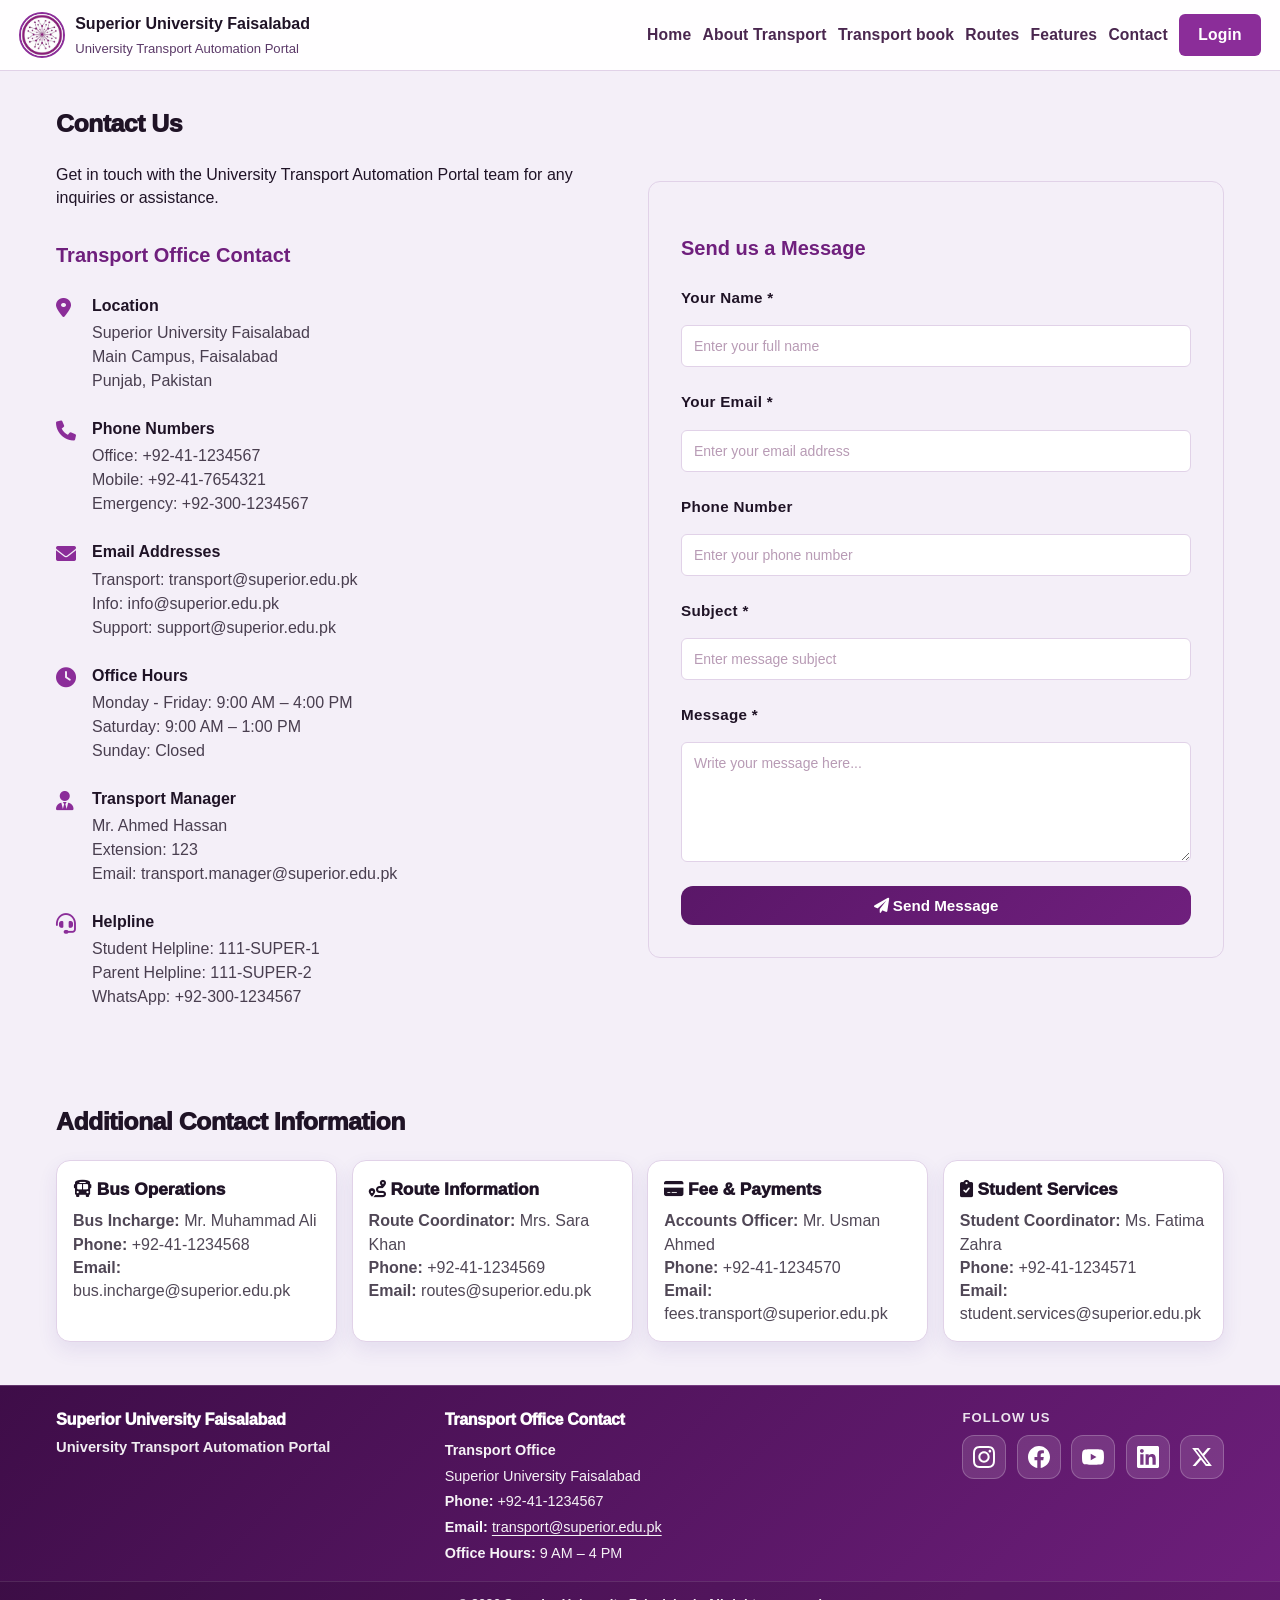
<file: contact.html>
<!DOCTYPE html>
<html lang="en">
<head>
    <meta charset="UTF-8">
    <meta name="viewport" content="width=device-width, initial-scale=1.0">
    <title>Contact Us - University Transport Automation Portal</title>
    <link rel="icon" href="favicon.png">
    <link rel="stylesheet" href="style.css">
    <link rel="stylesheet" href="https://cdnjs.cloudflare.com/ajax/libs/font-awesome/6.0.0/css/all.min.css">
</head>
<body>
    <div class="landing">
        <header class="landing-header">
            <a href="index.html" class="landing-brand" style="text-decoration:none; color:inherit; display:flex; gap:10px; align-items:center;">
                <img class="brand-logo" src="download.jfif" alt="Superior University logo" />
                <div>
                    <h1>Superior University Faisalabad</h1>
                    <p>University Transport Automation Portal</p>
                </div>
            </a>
            <nav class="landing-nav">
                <a href="index.html">Home</a>
                <a href="index.html#about">About Transport</a>
                <a href="index.html#transport-book">Transport book</a>
                <a href="index.html#routes">Routes</a>
                <a href="index.html#features">Features</a>
                <a href="contact.html" class="active">Contact</a>
                <a href="index.html" class="btn-primary nav-login-btn" style="text-decoration: none; display: inline-block; padding: 0.6rem 1.2rem; border: none; border-radius: 6px; cursor: pointer; font-weight: 600; transition: all 0.2s ease;">Login</a>
            </nav>
        </header>

        <section class="landing-section two-col">
            <div class="section-content">
                <h2>Contact Us</h2>
                <p>Get in touch with the University Transport Automation Portal team for any inquiries or assistance.</p>
                
                <div class="contact-info">
                    <h3>Transport Office Contact</h3>
                    <div class="contact-item">
                        <i class="fas fa-map-marker-alt"></i>
                        <div>
                            <strong>Location</strong>
                            <p>Superior University Faisalabad<br>Main Campus, Faisalabad<br>Punjab, Pakistan</p>
                        </div>
                    </div>
                    <div class="contact-item">
                        <i class="fas fa-phone"></i>
                        <div>
                            <strong>Phone Numbers</strong>
                            <p>Office: +92-41-1234567<br>Mobile: +92-41-7654321<br>Emergency: +92-300-1234567</p>
                        </div>
                    </div>
                    <div class="contact-item">
                        <i class="fas fa-envelope"></i>
                        <div>
                            <strong>Email Addresses</strong>
                            <p>Transport: transport@superior.edu.pk<br>Info: info@superior.edu.pk<br>Support: support@superior.edu.pk</p>
                        </div>
                    </div>
                    <div class="contact-item">
                        <i class="fas fa-clock"></i>
                        <div>
                            <strong>Office Hours</strong>
                            <p>Monday - Friday: 9:00 AM – 4:00 PM<br>Saturday: 9:00 AM – 1:00 PM<br>Sunday: Closed</p>
                        </div>
                    </div>
                    <div class="contact-item">
                        <i class="fas fa-user-tie"></i>
                        <div>
                            <strong>Transport Manager</strong>
                            <p>Mr. Ahmed Hassan<br>Extension: 123<br>Email: transport.manager@superior.edu.pk</p>
                        </div>
                    </div>
                    <div class="contact-item">
                        <i class="fas fa-headset"></i>
                        <div>
                            <strong>Helpline</strong>
                            <p>Student Helpline: 111-SUPER-1<br>Parent Helpline: 111-SUPER-2<br>WhatsApp: +92-300-1234567</p>
                        </div>
                    </div>
                </div>
            </div>
            
            <div class="section-form">
                <h3>Send us a Message</h3>
                <form id="contactForm" onsubmit="handleContactSubmit(event)">
                    <div class="form-group">
                        <label for="contactName">Your Name *</label>
                        <input type="text" id="contactName" name="name" required placeholder="Enter your full name">
                    </div>
                    <div class="form-group">
                        <label for="contactEmail">Your Email *</label>
                        <input type="email" id="contactEmail" name="email" required placeholder="Enter your email address">
                    </div>
                    <div class="form-group">
                        <label for="contactPhone">Phone Number</label>
                        <input type="tel" id="contactPhone" name="phone" placeholder="Enter your phone number">
                    </div>
                    <div class="form-group">
                        <label for="contactSubject">Subject *</label>
                        <input type="text" id="contactSubject" name="subject" required placeholder="Enter message subject">
                    </div>
                    <div class="form-group">
                        <label for="contactMessage">Message *</label>
                        <textarea id="contactMessage" name="message" required rows="5" placeholder="Write your message here..."></textarea>
                    </div>
                    <button type="submit" class="btn-primary full-width">
                        <i class="fas fa-paper-plane"></i> Send Message
                    </button>
                </form>
            </div>
        </section>

        <section class="landing-section">
            <h2>Additional Contact Information</h2>
            <div class="feature-grid">
                <div class="feature-card">
                    <h3><i class="fas fa-bus"></i> Bus Operations</h3>
                    <p><strong>Bus Incharge:</strong> Mr. Muhammad Ali<br>
                    <strong>Phone:</strong> +92-41-1234568<br>
                    <strong>Email:</strong> bus.incharge@superior.edu.pk</p>
                </div>
                <div class="feature-card">
                    <h3><i class="fas fa-route"></i> Route Information</h3>
                    <p><strong>Route Coordinator:</strong> Mrs. Sara Khan<br>
                    <strong>Phone:</strong> +92-41-1234569<br>
                    <strong>Email:</strong> routes@superior.edu.pk</p>
                </div>
                <div class="feature-card">
                    <h3><i class="fas fa-credit-card"></i> Fee & Payments</h3>
                    <p><strong>Accounts Officer:</strong> Mr. Usman Ahmed<br>
                    <strong>Phone:</strong> +92-41-1234570<br>
                    <strong>Email:</strong> fees.transport@superior.edu.pk</p>
                </div>
                <div class="feature-card">
                    <h3><i class="fas fa-clipboard-check"></i> Student Services</h3>
                    <p><strong>Student Coordinator:</strong> Ms. Fatima Zahra<br>
                    <strong>Phone:</strong> +92-41-1234571<br>
                    <strong>Email:</strong> student.services@superior.edu.pk</p>
                </div>
            </div>
        </section>

      <!-- FAQ Section moved to home page -->

        <footer class="landing-footer" id="footer-contact">
            <div class="footer-main">
                <div class="footer-col footer-brand-block">
                    <strong class="footer-title">Superior University Faisalabad</strong>
                    <span class="footer-sub">University Transport Automation Portal</span>
                </div>
                <div class="footer-col footer-transport-block">
                    <span class="footer-block-heading">Transport Office Contact</span>
                    <span class="footer-transport-line"><strong>Transport Office</strong></span>
                    <span class="footer-transport-line">Superior University Faisalabad</span>
                    <span class="footer-transport-line"><strong>Phone:</strong> +92-41-1234567</span>
                    <span class="footer-transport-line"><strong>Email:</strong> <a class="footer-link" href="mailto:transport@superior.edu.pk">transport@superior.edu.pk</a></span>
                    <span class="footer-transport-line"><strong>Office Hours:</strong> 9 AM – 4 PM</span>
                </div>
                <div class="footer-col footer-social-block">
                    <span class="footer-follow">Follow us</span>
                    <div class="footer-social-icons">
                        <a class="social-icon social-instagram" href="#" target="_blank" rel="noopener noreferrer" aria-label="Superior University Faisalabad on Instagram">
                            <svg viewBox="0 0 24 24" width="22" height="22" aria-hidden="true"><path fill="currentColor" d="M12 2.163c3.204 0 3.584.012 4.85.07 3.252.148 4.771 1.691 4.919 4.919.058 1.265.069 1.645.069 4.849 0 3.205-.012 3.584-.069 4.849-.149 3.225-1.664 4.771-4.919 4.919-1.266.058-1.644.07-4.85.07-3.204 0-3.584-.012-4.849-.07-3.26-.149-4.771-1.699-4.919-4.92-.058-1.265-.07-1.644-.07-4.849 0-3.204.013-3.583.07-4.849.149-3.227 1.664-4.771 4.919-4.919 1.266-.057 1.645-.069 4.849-.069zm0-2.163c-3.259 0-3.667.014-4.947.072-4.358.2-6.78 2.618-6.98 6.98-.059 1.281-.073 1.689-.073 4.948 0 3.259.014 3.668.072 4.948.2 4.358 2.618 6.78 6.98 6.98 1.281.058 1.689.072 4.948.072 3.259 0 3.668-.014 4.948-.072 4.354-.2 6.782-2.618 6.979-6.98.059-1.28.073-1.689.073-4.948 0-3.259-.014-3.667-.072-4.947-.196-4.354-2.617-6.78-6.979-6.98-1.281-.059-1.69-.073-4.949-.073zm0 5.838c-3.403 0-6.162 2.759-6.162 6.162s2.759 6.163 6.162 6.163 6.162-2.759 6.162-6.163c0-3.403-2.759-6.162-6.162-6.162zm0 10.162c-2.209 0-4-1.79-4-4 0-2.209 1.791-4 4-4s4 1.791 4 4c0 2.21-1.791 4-4 4zm6.406-11.845c-.796 0-1.441.645-1.441 1.44s.645 1.44 1.441 1.44c.795 0 1.439-.645 1.439-1.44s-.644-1.44-1.439-1.44z"/></svg>
                        </a>
                        <a class="social-icon social-facebook" href="#" target="_blank" rel="noopener noreferrer" aria-label="Superior University Faisalabad on Facebook">
                            <svg viewBox="0 0 24 24" width="22" height="22" aria-hidden="true"><path fill="currentColor" d="M24 12.073c0-6.627-5.373-12-12-12s-12 5.373-12 12c0 5.99 4.388 10.954 10.125 11.854v-8.385H7.078v-3.47h3.047V9.43c0-3.007 1.792-4.669 4.533-4.669 1.312 0 2.686.235 2.686.235v2.953H15.83c-1.491 0-1.956.925-1.956 1.874v2.25h3.328l-.532 3.47h-2.796v8.385C19.612 23.027 24 18.062 24 12.073z"/></svg>
                        </a>
                        <a class="social-icon social-youtube" href="#" target="_blank" rel="noopener noreferrer" aria-label="Superior University Faisalabad on YouTube">
                            <svg viewBox="0 0 24 24" width="22" height="22" aria-hidden="true"><path fill="currentColor" d="M23.498 6.186a3.016 3.016 0 0 0-2.122-2.136C19.505 3.545 12 3.545 12 3.545s-7.505 0-9.377.505A3.017 3.017 0 0 0 .502 6.186C0 8.07 0 12 0 12s0 3.93.502 5.814a3.016 3.016 0 0 0 2.122 2.136c1.871.505 9.376.505 9.376.505s7.505 0 9.377-.505a3.015 3.015 0 0 0 2.122-2.136C24 15.93 24 12 24 12s0-3.93-.502-5.814zM9.545 15.568V8.432L15.818 12l-6.273 3.568z"/></svg>
                        </a>
                        <a class="social-icon social-linkedin" href="#" target="_blank" rel="noopener noreferrer" aria-label="Superior University Faisalabad on LinkedIn">
                            <svg viewBox="0 0 24 24" width="22" height="22" aria-hidden="true"><path fill="currentColor" d="M20.447 20.452h-3.554v-5.569c0-1.328-.027-3.037-1.852-3.037-1.853 0-2.136 1.445-2.136 2.939v5.667H9.351V9h3.414v1.561h.046c.475-.9 1.637-1.85 3.37-1.85 3.601 0 4.267 2.37 4.267 5.455v6.286zM5.337 7.433c-1.144 0-2.063-.926-2.063-2.065 0-1.138.92-2.063 2.063-2.063 1.14 0 2.064.925 2.064 2.063 0 1.139-.925 2.065-2.064 2.065zm1.782 13.019H3.555V9h3.564v11.452zM22.225 0H1.771C.792 0 0 .774 0 1.729v20.542C0 23.227.792 24 1.771 24h20.451C23.2 24 24 23.227 24 22.271V1.729C24 .774 23.2 0 22.222 0h.003z"/></svg>
                        </a>
                        <a class="social-icon social-twitter" href="#" target="_blank" rel="noopener noreferrer" aria-label="Superior University Faisalabad on Twitter">
                            <svg viewBox="0 0 24 24" width="22" height="22" aria-hidden="true"><path fill="currentColor" d="M18.244 2.25h3.308l-7.227 8.26 8.502 11.24H16.17l-5.214-6.817L4.99 21.75H1.68l7.73-8.835L1.254 2.25H8.08l4.713 6.231zm-1.161 17.52h1.833L7.084 4.126H5.117z"/></svg>
                        </a>
                    </div>
                </div>
            </div>
            <div class="footer-bar">© 2026 Superior University Faisalabad · All rights reserved</div>
        </footer>
    </div>

    <div id="toastContainer" class="toast-container"></div>

    <script>
        function handleContactSubmit(event) {
            event.preventDefault();
            
            const formData = new FormData(event.target);
            const name = formData.get('name');
            const email = formData.get('email');
            const phone = formData.get('phone');
            const subject = formData.get('subject');
            const message = formData.get('message');
            
            // Show success message
            showToast(`Thank you ${name}! Your message has been sent successfully. We'll get back to you soon.`, 'success');
            
            // Clear the form
            event.target.reset();
            
            // Log the message (in a real app, this would be sent to a server)
            console.log('Contact Form Submission:', { name, email, phone, subject, message, timestamp: new Date().toISOString() });
            
            return false;
        }

        function showToast(message, type = 'info') {
            const toastContainer = document.getElementById('toastContainer');
            const toast = document.createElement('div');
            toast.className = `toast toast-${type}`;
            toast.innerHTML = `
                <div class="toast-content">
                    <i class="fas ${type === 'success' ? 'fa-check-circle' : type === 'error' ? 'fa-exclamation-circle' : 'fa-info-circle'}"></i>
                    <span>${message}</span>
                </div>
                <button class="toast-close" onclick="this.parentElement.remove()">
                    <i class="fas fa-times"></i>
                </button>
            `;
            
            toastContainer.appendChild(toast);
            
            // Auto remove after 5 seconds
            setTimeout(() => {
                if (toast.parentElement) {
                    toast.remove();
                }
            }, 5000);
        }
    </script>
</body>
</html>
</file>
<file: style.css>
:root {
  --purple-900: #3e0d48;
  --purple-800: #5a1768;
  --purple-700: #6f1f7d;
  --purple-500: #8b2d99;
  --purple-300: #b568bf;
  --bg: #f4eff8;
  --text: #1f1326;
  /* Keep everything in the purple family (status colors included) */
  --danger: #a10e5a;
  --ok: #6f1f7d;
  --card: #ffffff;
  --border: #e1d2e8;
  --success: #2d7a2d;
  --warning: #d4a017;
  --info: #2c5aa0;
}

* {
  box-sizing: border-box;
}

body {
  margin: 0;
  font-family: "Segoe UI", Tahoma, Geneva, Verdana, sans-serif;
  color: var(--text);
  background: var(--bg);
  line-height: 1.45;
  -webkit-font-smoothing: antialiased;
  -moz-osx-font-smoothing: grayscale;
}

.hidden {
  display: none !important;
}

.landing {
  background: var(--bg);
}

.landing-header {
  position: sticky;
  top: 0;
  z-index: 15;
  display: flex;
  justify-content: space-between;
  align-items: center;
  gap: 1rem;
  padding: 0.75rem 1.2rem;
  background: #ffffffef;
  backdrop-filter: blur(8px);
  border-bottom: 1px solid var(--border);
}

.landing-brand {
  display: flex;
  align-items: center;
  gap: 0.7rem;
}

.brand-logo {
  width: 46px;
  height: 46px;
  border-radius: 50%;
  object-fit: cover;
  border: 2px solid var(--purple-500);
  background: #fff;
}

.landing-brand h1 {
  margin: 0;
  font-size: 1rem;
}

.landing-brand p {
  margin: 0.2rem 0 0;
  font-size: 0.82rem;
  color: #5b3968;
}

.landing-nav {
  display: flex;
  align-items: center;
  flex-wrap: wrap;
  gap: 0.7rem;
}

.landing-nav a {
  color: #4a274f;
  text-decoration: none;
  font-weight: 700;
  position: relative;
  font-size: 0.98rem;
  letter-spacing: 0.01em;
}

.landing-nav a.nav-login-btn {
  background: var(--purple-500);
  color: white !important;
  padding: 0.6rem 1.2rem;
  border-radius: 6px;
  border: none;
  cursor: pointer;
  font-weight: 600;
  transition: all 0.2s ease;
  text-decoration: none !important;
  display: inline-block;
}

.landing-nav a.nav-login-btn:hover {
  background: var(--purple-700);
  transform: translateY(-1px);
  box-shadow: 0 4px 12px rgba(139, 45, 153, 0.3);
}

.landing-nav a::after {
  content: "";
  position: absolute;
  left: 0;
  bottom: -2px;
  width: 0;
  height: 2px;
  background: var(--purple-700);
  transition: width 0.2s ease;
}

.landing-nav a:hover::after {
  width: 100%;
}

.nav-login-btn {
  width: auto;
  padding: 0.58rem 0.9rem;
}

.hero-banner {
  position: relative;
  min-height: 74vh;
  display: grid;
  place-items: center;
  text-align: center;
  color: #fff;
  padding: 2rem 1rem;
  overflow: hidden;
}

.hero-bg-image {
  position: absolute;
  inset: 0;
  width: 100%;
  height: 100%;
  object-fit: cover;
}

.hero-overlay {
  position: absolute;
  inset: 0;
  background: linear-gradient(135deg, rgba(62, 13, 72, 0.9), rgba(139, 45, 153, 0.72));
}

.hero-content {
  position: relative;
  max-width: 900px;
}

.hero-brand-mark {
  margin: 0 auto 0.8rem;
  width: 78px;
  height: 78px;
  border-radius: 50%;
  padding: 3px;
  background: #fff;
}

.hero-logo {
  width: 100%;
  height: 100%;
  border-radius: 50%;
  object-fit: cover;
}

.hero-content h2 {
  margin: 0;
  font-size: clamp(1.5rem, 3vw, 2.3rem);
  font-weight: 950;
  text-shadow: 0 2px 18px rgba(0, 0, 0, 0.2);
  letter-spacing: -0.015em;
}

.hero-content h3 {
  margin: 0.7rem 0 0;
  font-weight: 700;
  font-size: 1.05rem;
}

.hero-content p {
  margin: 1rem auto 0;
  max-width: 780px;
  line-height: 1.6;
}

.hero-actions {
  margin-top: 1.2rem;
  display: flex;
  flex-wrap: wrap;
  justify-content: center;
  gap: 0.7rem;
}

.hero-actions button {
  width: auto;
  padding: 0.78rem 1.15rem;
  font-weight: 950;
  font-size: 1rem;
  letter-spacing: 0.01em;
  border-radius: 16px;
  position: relative;
  overflow: hidden;
  box-shadow: 0 10px 25px rgba(0, 0, 0, 0.18);
  transform: translateY(0);
  transition: transform 0.18s ease, box-shadow 0.18s ease, filter 0.18s ease, background 0.18s ease;
}

.hero-actions button::after {
  content: "";
  position: absolute;
  inset: -2px;
  background: radial-gradient(circle at 30% 20%, rgba(255, 255, 255, 0.32), transparent 52%);
  opacity: 0;
  transition: opacity 0.18s ease;
  pointer-events: none;
}

.hero-actions button:hover {
  transform: translateY(-3px) scale(1.01);
  box-shadow: 0 16px 40px rgba(0, 0, 0, 0.28);
}

.hero-actions button:hover::after {
  opacity: 1;
}

.hero-actions button:focus-visible {
  outline: 3px solid rgba(255, 255, 255, 0.9);
  outline-offset: 2px;
}

.landing-section {
  max-width: 1200px;
  margin: 0 auto;
  padding: 2.2rem 1rem;
}

.landing-section h2 {
  margin-top: 0;
  font-size: 1.55rem;
  font-weight: 950;
  letter-spacing: -0.02em;
}

.transport-book-block {
  background: var(--card);
  border: 1px solid var(--border);
  border-radius: 16px;
  padding: 1.75rem 1.25rem;
  box-shadow: 0 8px 28px rgba(62, 13, 72, 0.08);
}

.transport-book-lead {
  margin: 0.6rem 0 0;
  line-height: 1.6;
  color: rgba(31, 19, 38, 0.85);
  max-width: 52rem;
}

.transport-book-points {
  margin: 1rem 0 1rem;
  padding-left: 1.2rem;
  line-height: 1.55;
  color: rgba(31, 19, 38, 0.78);
}

.transport-book-download {
  display: inline-block;
  width: auto;
  padding: 0.75rem 1.2rem;
  text-decoration: none;
  text-align: center;
}

.transport-book-file-hint {
  margin: 0.85rem 0 0;
  font-size: 0.82rem;
  color: rgba(31, 19, 38, 0.55);
}

.routes-intro {
  margin: -0.35rem 0 1rem;
  color: rgba(31, 19, 38, 0.72);
  line-height: 1.5;
}

.route-book-grid {
  grid-template-columns: repeat(auto-fill, minmax(240px, 1fr));
}

.route-book-card {
  display: flex;
  flex-direction: column;
  height: 100%;
}

.route-book-card h3 {
  font-size: 1rem;
}

.route-book-catalog {
  font-size: 0.82rem;
  color: rgba(31, 19, 38, 0.65);
  margin: 0.35rem 0 0;
  line-height: 1.35;
}

.route-fare {
  margin: 0.5rem 0 0;
  font-size: 0.9rem;
}

.route-stop-count {
  margin: 0.35rem 0 0.65rem;
  font-size: 0.86rem;
  color: rgba(31, 19, 38, 0.7);
}

.route-preview-btn {
  margin-top: auto;
  width: 100%;
  padding: 0.85rem 1.2rem;
  background: linear-gradient(135deg, rgba(139, 45, 153, 0.08), rgba(111, 31, 125, 0.15));
  color: var(--purple-900);
  border: 1px solid rgba(139, 45, 153, 0.25);
  border-radius: 12px;
  font-weight: 800;
  font-size: 0.9rem;
  letter-spacing: 0.03em;
  text-transform: uppercase;
  backdrop-filter: blur(8px);
  transition: all 0.3s cubic-bezier(0.25, 0.8, 0.25, 1);
  box-shadow: 0 4px 15px rgba(62, 13, 72, 0.03);
  position: relative;
  overflow: hidden;
  display: flex;
  align-items: center;
  justify-content: center;
}

.route-preview-btn:hover {
  background: linear-gradient(135deg, var(--purple-800), var(--purple-500));
  color: #ffffff;
  transform: translateY(-2px);
  box-shadow: 0 8px 25px rgba(139, 45, 153, 0.3);
  border-color: transparent;
}

.route-preview-btn::after {
  content: "";
  position: absolute;
  top: 0;
  left: -100%;
  width: 100%;
  height: 100%;
  background: linear-gradient(90deg, transparent, rgba(255, 255, 255, 0.25), transparent);
  transition: left 0.6s ease;
}

.route-preview-btn:hover::after {
  left: 100%;
}

.two-col {
  display: grid;
  grid-template-columns: 1fr 1fr;
  gap: 1rem;
  align-items: center;
}

.section-image img {
  width: 100%;
  border-radius: 14px;
  border: 3px solid var(--purple-500);
  box-shadow: 0 8px 22px rgba(139, 45, 153, 0.25);
}

.feature-grid,
.role-grid,
.stats-grid {
  display: grid;
  grid-template-columns: repeat(4, minmax(0, 1fr));
  gap: 0.9rem;
}

.feature-card {
  background: #fff;
  border: 1px solid var(--border);
  border-radius: 14px;
  padding: 1rem;
  box-shadow: 0 8px 20px rgba(66, 43, 142, 0.09);
  transition: transform 0.2s ease, box-shadow 0.2s ease;
}

.feature-card:hover {
  transform: translateY(-3px);
  box-shadow: 0 12px 25px rgba(66, 43, 142, 0.16);
}

.feature-card h3 {
  margin: 0 0 0.45rem;
  font-size: 1.08rem;
  font-weight: 950;
}

.feature-card p {
  margin: 0;
  color: rgba(31, 19, 38, 0.78);
}

.big-stat {
  font-size: 2rem;
  color: var(--purple-700);
  font-weight: 800;
}

.bullet-list {
  margin: 0;
  padding-left: 1.25rem;
  display: grid;
  gap: 0.4rem;
}

.cta-block {
  text-align: center;
  background: linear-gradient(135deg, var(--purple-900), var(--purple-500));
  color: #fff;
  border-radius: 16px;
}

.cta-btn {
  width: auto;
  padding: 0.7rem 1.1rem;
  background: #fff;
  color: var(--purple-800);
}

.landing-footer {
  margin-top: 0.5rem;
  padding: 0;
  color: #fff;
  background: linear-gradient(135deg, var(--purple-900), var(--purple-700));
  border-top: 1px solid rgba(255, 255, 255, 0.15);
}

.footer-main {
  max-width: 1200px;
  margin: 0 auto;
  padding: 1.35rem 1rem 1.1rem;
  display: grid;
  grid-template-columns: minmax(0, 1fr) minmax(0, 1.35fr) auto;
  gap: 1.25rem;
  align-items: start;
}

.footer-col {
  display: flex;
  flex-direction: column;
  gap: 0.35rem;
  font-size: 0.92rem;
  line-height: 1.45;
}

.footer-title {
  font-size: 1.02rem;
  font-weight: 950;
  letter-spacing: -0.02em;
}

.footer-sub {
  opacity: 0.92;
  font-weight: 700;
}

.footer-link {
  color: #fff;
  text-decoration: underline;
  text-underline-offset: 3px;
  transition: opacity 0.18s ease;
}

.footer-link:hover {
  opacity: 0.85;
}

.footer-follow {
  font-weight: 800;
  font-size: 0.82rem;
  text-transform: uppercase;
  letter-spacing: 0.08em;
  opacity: 0.88;
  margin-bottom: 0.15rem;
}

.footer-social-icons {
  display: flex;
  gap: 0.65rem;
  align-items: center;
}

.social-icon {
  display: grid;
  place-items: center;
  width: 44px;
  height: 44px;
  border-radius: 12px;
  color: #fff;
  background: rgba(255, 255, 255, 0.12);
  border: 1px solid rgba(255, 255, 255, 0.22);
  transition: transform 0.2s ease, background 0.2s ease, box-shadow 0.2s ease;
}

.social-icon:hover {
  transform: translateY(-3px);
  background: rgba(255, 255, 255, 0.22);
  box-shadow: 0 10px 26px rgba(0, 0, 0, 0.25);
}

.social-icon.social-facebook:hover {
  background: #1877F2;
  border-color: #1877F2;
  box-shadow: 0 10px 26px rgba(24, 119, 242, 0.4);
}

.social-icon.social-instagram:hover {
  background: linear-gradient(45deg, #f09433 0%, #e6683c 25%, #dc2743 50%, #cc2366 75%, #bc1888 100%);
  border-color: transparent;
  box-shadow: 0 8px 24px rgba(220, 39, 67, 0.35);
}

.social-icon.social-youtube:hover {
  background: #FF0000;
  border-color: transparent;
  box-shadow: 0 8px 24px rgba(255, 0, 0, 0.35);
}

.social-icon.social-linkedin:hover {
  background: #0077b5;
  border-color: transparent;
  box-shadow: 0 8px 24px rgba(0, 119, 181, 0.35);
}

.social-icon.social-twitter:hover {
  background: #000000;
  border-color: transparent;
  box-shadow: 0 8px 24px rgba(0, 0, 0, 0.35);
}

.social-icon:focus-visible {
  outline: 2px solid #fff;
  outline-offset: 2px;
}


.footer-bar {
  text-align: center;
  padding: 0.75rem 1rem;
  font-size: 0.82rem;
  font-weight: 700;
  opacity: 0.9;
  border-top: 1px solid rgba(255, 255, 255, 0.12);
  background: rgba(0, 0, 0, 0.12);
}

/* Campus video (light section; hover to play) */
.campus-video-section {
  background: var(--card);
  border-top: 1px solid var(--border);
  border-bottom: 1px solid var(--border);
  padding: 2rem 1rem;
}

.campus-video-inner {
  max-width: 1200px;
  margin: 0 auto;
  display: grid;
  grid-template-columns: 1fr 1.05fr;
  gap: 1.5rem;
  align-items: center;
}

.campus-video-title {
  margin: 0 0 0.5rem;
  font-size: 1.35rem;
  font-weight: 950;
  letter-spacing: -0.02em;
  color: var(--text);
}

.campus-video-lead {
  margin: 0;
  font-size: 0.94rem;
  line-height: 1.55;
  color: rgba(31, 19, 38, 0.82);
}

.campus-video-points {
  margin: 0.85rem 0 0;
  padding-left: 1.15rem;
  display: grid;
  gap: 0.4rem;
  font-size: 0.88rem;
  color: rgba(31, 19, 38, 0.78);
}

.campus-video-hover-wrap {
  position: relative;
  border-radius: 14px;
  cursor: pointer;
}

.campus-video-hover-wrap:hover .campus-video-hover-hint {
  opacity: 0;
}

.campus-video-frame {
  border-radius: 14px;
  overflow: hidden;
  border: 1px solid var(--border);
  box-shadow: 0 12px 36px rgba(62, 13, 72, 0.12);
  background: #000;
}

.campus-video-frame video {
  display: block;
  width: 100%;
  max-height: min(48vh, 380px);
  object-fit: cover;
}

.campus-video-hover-hint {
  position: absolute;
  bottom: 3rem;
  left: 50%;
  transform: translateX(-50%);
  padding: 0.35rem 0.75rem;
  border-radius: 999px;
  font-size: 0.75rem;
  font-weight: 800;
  color: #fff;
  background: rgba(0, 0, 0, 0.55);
  pointer-events: none;
  transition: opacity 0.2s ease;
  z-index: 1;
}

.campus-video-meta {
  margin: 0.55rem 0 0;
  font-size: 0.78rem;
  font-weight: 700;
  letter-spacing: 0.02em;
  color: rgba(31, 19, 38, 0.55);
}

.footer-block-heading {
  font-size: 1rem;
  font-weight: 950;
  letter-spacing: -0.02em;
  margin-bottom: 0.25rem;
}

.footer-transport-block {
  text-align: left;
  gap: 0.3rem;
}

.footer-transport-line {
  font-size: 0.9rem;
  opacity: 0.95;
}

.auth-wrap {
  min-height: 100vh;
  display: grid;
  place-items: center;
  padding: 1rem;
}

.auth-card {
  width: min(96vw, 520px);
  background: var(--card);
  border: 1px solid var(--border);
  border-radius: 16px;
  overflow: hidden;
  box-shadow: 0 8px 30px rgba(65, 43, 138, 0.15);
}

.hero {
  padding: 1.2rem 1.4rem;
  color: #fff;
  background: linear-gradient(135deg, var(--purple-900), var(--purple-500));
}

.hero h1 {
  margin: 0;
  font-size: 1.25rem;
  font-weight: 950;
  letter-spacing: -0.015em;
}

.role-pill {
  margin: 0.55rem 0 0;
  padding: 0.34rem 0.62rem;
  border-radius: 999px;
  font-weight: 950;
  font-size: 0.86rem;
  border: 1px solid rgba(142, 56, 174, 0.25);
  background: rgba(142, 56, 174, 0.08);
  color: #ffffff;
}

.role-student {
  border-color: rgba(111, 31, 125, 0.32);
  background: rgba(111, 31, 125, 0.10);
  color: #ffffff;
}

.role-focal {
  border-color: rgba(139, 45, 153, 0.28);
  background: rgba(139, 45, 153, 0.10);
  color: #ffffff;
}

.role-admin {
  border-color: rgba(62, 13, 72, 0.3);
  background: rgba(62, 13, 72, 0.10);
  color: #ffffff;
}

.role-accounts {
  border-color: rgba(176, 104, 191, 0.28);
  background: rgba(176, 104, 191, 0.10);
  color: #ffffff;
}

.hero p {
  margin: 0.45rem 0 0;
  opacity: 0.92;
}

.form {
  padding: 1rem 1.4rem 1.3rem;
  display: grid;
  gap: 0.8rem;
}

label {
  font-weight: 700;
  font-size: 0.9rem;
}

input,
select,
button,
textarea {
  width: 100%;
  border-radius: 10px;
  border: 1px solid var(--border);
  padding: 0.7rem 0.8rem;
  font-size: 0.95rem;
}

input:focus,
select:focus,
textarea:focus {
  outline: 2px solid rgba(139, 45, 153, 0.35);
}

button {
  cursor: pointer;
  border: none;
  font-weight: 700;
  transition: all 0.2s ease;
}

.btn-primary {
  background: linear-gradient(135deg, var(--purple-800), var(--purple-700));
  color: #fff;
  border-radius: 12px;
}

.btn-primary:hover {
  background: linear-gradient(135deg, var(--purple-700), var(--purple-500));
  transform: translateY(-1px);
}

.btn-soft {
  background: #f1e5f5;
  color: #5b2f66;
  border: 1px solid #dfc7e5;
  border-radius: 12px;
  box-shadow: 0 2px 8px rgba(95, 45, 95, 0.08);
  transition: transform 0.2s ease, box-shadow 0.2s ease, background 0.2s ease, color 0.2s ease;
}

.btn-soft:hover,
.btn-soft:focus {
  background: #ecd0e9;
  color: #421f4d;
  border-color: #cba3d3;
  transform: translateY(-2px) scale(1.01);
  box-shadow: 0 6px 16px rgba(103, 45, 105, 0.25);
}

.btn-soft:active {
  transform: translateY(0);
  box-shadow: 0 2px 8px rgba(95, 45, 95, 0.12);
}

/* Hero buttons: stronger hover visuals */
.hero-actions .btn-primary:hover {
  filter: saturate(1.15);
}

.hero-actions .btn-soft:hover {
  filter: saturate(1.1);
}

/* Registration Form Styles - Purple Professional Design */
.registration-modal {
  width: min(95vw, 650px);
  max-height: 90vh;
  background: #fafbf8;
  border: 1px solid #e1d2e8;
}

.registration-body {
  max-height: 75vh;
  overflow-y: auto;
  padding: 2rem;
  background: linear-gradient(135deg, #fafbf8 0%, #f4eff8 100%);
}

.form-group {
  margin-bottom: 1.5rem;
  display: flex;
  flex-direction: column;
  gap: 0.5rem;
}

.form-group label {
  font-weight: 600;
  color: #6f1f7d;
  font-size: 0.95rem;
  letter-spacing: 0.3px;
  text-transform: capitalize;
}

.form-group input,
.form-group select,
.form-group textarea {
  padding: 0.75rem 1rem;
  border: 2px solid #e1d2e8;
  border-radius: 8px;
  font-family: 'Segoe UI', Tahoma, Geneva, Verdana, sans-serif;
  font-size: 0.95rem;
  background: #ffffff;
  color: #6f1f7d;
  transition: all 0.3s ease;
}

.form-group input:hover,
.form-group select:hover,
.form-group textarea:hover {
  border-color: #8b2d99;
  background: #faf8fc;
  box-shadow: 0 2px 8px rgba(139, 45, 153, 0.1);
}

.form-group input:focus,
.form-group select:focus,
.form-group textarea:focus {
  outline: none;
  border-color: #6f1f7d;
  box-shadow: 0 0 0 3px rgba(111, 31, 125, 0.1);
  background: #fafbf8;
}

.form-group input::placeholder,
.form-group textarea::placeholder {
  color: #b89bb5;
}

.form-group textarea {
  resize: vertical;
  min-height: 85px;
}

.radio-group {
  display: flex;
  gap: 2rem;
  margin: 0.8rem 0;
}

.radio-group input[type="radio"] {
  width: auto;
  margin-right: 0.6rem;
  cursor: pointer;
  accent-color: #6f1f7d;
}

.radio-group label {
  font-weight: 500;
  display: inline;
  margin: 0;
  color: #6f1f7d;
  cursor: pointer;
  text-transform: none;
  font-size: 0.9rem;
}

.error {
  color: #a10e5a;
  font-size: 0.85rem;
  margin-top: 0.4rem;
  font-weight: 500;
}

.success {
  color: #6f1f7d;
  font-size: 0.95rem;
  text-align: center;
  padding: 1rem;
  background: linear-gradient(135deg, rgba(139, 45, 153, 0.15), rgba(181, 104, 191, 0.1));
  border: 1px solid #b568bf;
  border-radius: 8px;
  margin-top: 1.5rem;
  font-weight: 600;
}

.registration-form {
  display: flex;
  flex-direction: column;
  gap: 0;
}

.form-actions {
  display: grid;
  grid-template-columns: 1fr 1fr;
  gap: 1rem;
  margin-top: 2rem;
}

.form-actions button {
  padding: 0.85rem 1.2rem;
  border-radius: 8px;
  font-weight: 700;
  font-size: 0.95rem;
  letter-spacing: 0.5px;
  transition: all 0.3s ease;
  border: none;
  cursor: pointer;
}

.form-actions .btn-primary {
  background: linear-gradient(135deg, #6f1f7d 0%, #5a1768 100%);
  color: #ffffff;
}

.form-actions .btn-primary:hover {
  background: linear-gradient(135deg, #5a1768 0%, #3e0d48 100%);
  transform: translateY(-2px);
  box-shadow: 0 8px 16px rgba(111, 31, 125, 0.3);
}

.form-actions .btn-primary:active {
  transform: translateY(0);
}

.form-actions .btn-soft {
  background: #f1e5f5;
  color: #6f1f7d;
  border: 2px solid #b568bf;
}

.form-actions .btn-soft:hover {
  background: #e8d6f0;
  border-color: #8b2d99;
  box-shadow: 0 4px 12px rgba(111, 31, 125, 0.15);
  transform: translateY(-1px);
}

.auth-link {
  text-align: center;
  font-size: 0.9rem;
  margin-top: 1.2rem;
  color: #8b6b95;
}

.auth-link a {
  color: #6f1f7d;
  text-decoration: none;
  font-weight: 700;
  cursor: pointer;
  transition: all 0.2s ease;
  position: relative;
}

.auth-link a::after {
  content: '';
  position: absolute;
  bottom: -2px;
  left: 0;
  width: 0;
  height: 2px;
  background: #6f1f7d;
  transition: width 0.3s ease;
}

.auth-link a:hover {
  color: #5a1768;
}

.auth-link a:hover::after {
  width: 100%;
}

.app-shell {
  display: grid;
  grid-template-columns: 250px 1fr;
  min-height: 100vh;
}

.sidebar {
  background: #fff;
  border-right: 1px solid var(--border);
  padding: 1rem 0.8rem;
}

.brand {
  margin: 0 0.5rem 1rem;
  padding: 0.9rem;
  color: #fff;
  border-radius: 14px;
  background: linear-gradient(135deg, var(--purple-900), var(--purple-500));
}

.brand h2 {
  margin: 0;
  font-size: 1rem;
}

.brand-head {
  display: flex;
  align-items: center;
  gap: 0.55rem;
}

.sidebar-logo {
  width: 34px;
  height: 34px;
  border-radius: 50%;
  object-fit: cover;
  border: 2px solid rgba(255, 255, 255, 0.85);
}

.brand p {
  margin: 0.35rem 0 0;
  font-size: 0.84rem;
}

.menu {
  display: grid;
  gap: 0.45rem;
}

.menu button {
  text-align: left;
  background: #f1e5f5;
  color: var(--purple-800);
}

.menu button.active,
.menu button:hover {
  background: #ead6f1;
}

.main {
  padding: 1rem;
}

.topbar {
  display: flex;
  justify-content: space-between;
  align-items: center;
  gap: 1rem;
  margin-bottom: 1rem;
}

.topbar .title {
  margin: 0;
  font-size: 1.25rem;
}

.grid {
  display: grid;
  grid-template-columns: repeat(12, 1fr);
  gap: 1rem;
}

.card {
  background: var(--card);
  border: 1px solid var(--border);
  border-radius: 14px;
  padding: 1rem;
  box-shadow: 0 5px 20px rgba(66, 43, 142, 0.08);
  animation: reveal 0.35s ease;
}

@keyframes reveal {
  from {
    opacity: 0;
    transform: translateY(8px);
  }
  to {
    opacity: 1;
    transform: translateY(0);
  }
}

.span-4 { grid-column: span 4; }
.span-6 { grid-column: span 6; }
.span-8 { grid-column: span 8; }
.span-12 { grid-column: span 12; }

.stats {
  display: flex;
  flex-direction: column;
  gap: 0.4rem;
}

.stats .label {
  font-size: 0.87rem;
  color: rgba(111, 31, 125, 0.92);
}

.stats .value {
  font-size: 1.5rem;
  font-weight: 800;
  color: var(--purple-800);
}

table {
  width: 100%;
  border-collapse: collapse;
  overflow: hidden;
}

th,
td {
  text-align: left;
  padding: 0.62rem 0.55rem;
  border: 1px solid var(--border);
  font-size: 0.9rem;
}

th {
  background: rgba(139, 45, 153, 0.1);
}

tbody tr:nth-child(even) {
  background: rgba(139, 45, 153, 0.05);
}

.badge {
  display: inline-block;
  border-radius: 999px;
  padding: 0.24rem 0.58rem;
  font-size: 0.78rem;
  font-weight: 700;
}

.badge-ok {
  background: rgba(111, 31, 125, 0.14);
  color: var(--purple-800);
  border: 1px solid rgba(111, 31, 125, 0.22);
}

.badge-bad {
  background: rgba(161, 14, 90, 0.12);
  color: var(--danger);
  border: 1px solid rgba(161, 14, 90, 0.20);
}

.alert-unpaid {
  color: var(--danger);
  font-weight: 800;
}

.inline-actions {
  display: flex;
  gap: 0.4rem;
  align-items: center;
}

.inline-actions input {
  flex: 1 1 40rem;
  min-width: 24rem;
  max-width: 100%;
  width: auto;
}

.inline-actions button {
  flex: 0 0 auto;
  width: auto;
  padding: 0.45rem 0.8rem;
  font-size: 0.86rem;
  border-radius: 8px;
  white-space: nowrap;
}

.pro-search {
  position: relative;
  width: 100%;
  display: flex;
  align-items: center;
  max-width: 100%;
  background: rgba(255, 255, 255, 0.70);
  border: 1px solid rgba(51, 96, 175, 0.35);
  box-shadow: 0 10px 22px rgba(18, 48, 110, 0.14);
  border-radius: 14px;
  overflow: hidden;
  transition: all 0.3s ease;
}

.pro-search:hover {
  transform: translateY(-2px);
  box-shadow: 0 14px 30px rgba(18, 48, 110, 0.2);
  border-color: rgba(38, 96, 194, 0.46);
  background: rgba(255, 255, 255, 0.82);
}

.pro-search-icon {
  position: absolute;
  left: 0.9rem;
  color: #3f68b4;
  pointer-events: none;
  font-size: 1.1rem;
}

.pro-search input {
  width: 100%;
  border: none;
  outline: none;
  padding: 0.78rem 3rem 0.78rem 2.6rem;
  font-size: 1rem;
  font-weight: 600;
  color: #0f2b6f;
  background: transparent;
  transition: width 0.35s ease, box-shadow 0.35s ease, transform 0.35s ease;
}

.pro-search input::placeholder {
  color: #6d82a8;
  font-weight: 500;
}

.pro-search input:focus {
  box-shadow: 0 0 0 4px rgba(26, 100, 217, 0.2);
  transform: scale(1.003);
}

.pro-search-clear {
  position: absolute;
  right: 0.6rem;
  width: 2rem;
  height: 2rem;
  border-radius: 50%;
  border: none;
  background: rgba(27, 94, 193, 0.18);
  color: #1f3f82;
  font-weight: 800;
  cursor: pointer;
  display: flex;
  align-items: center;
  justify-content: center;
  transition: transform 0.25s ease, background 0.25s ease;
}

.pro-search-clear:hover {
  background: rgba(27, 94, 193, 0.32);
  transform: scale(1.08);
}

@media (max-width: 768px) {
  .pro-search input {
    font-size: 0.95rem;
    padding: 0.68rem 2.6rem 0.68rem 2.3rem;
  }
  .pro-search-icon {
    left: 0.7rem;
  }
  .pro-search-clear {
    right: 0.5rem;
    width: 1.8rem;
    height: 1.8rem;
  }
}

.icon-btn {
  width: auto;
  padding: 0.35rem 0.55rem;
  border-radius: 8px;
  background: var(--purple-500);
  color: #ffffff;
  border: none;
  cursor: pointer;
  font-weight: 700;
  font-size: 1.2rem;
  transition: all 0.2s ease;
  line-height: 1;
}

.icon-btn:hover {
  background: var(--purple-700);
  transform: scale(1.1);
}

.modal-backdrop {
  position: fixed;
  inset: 0;
  background: rgba(20, 8, 45, 0.45);
  display: grid;
  place-items: center;
  z-index: 20;
}

.modal {
  width: min(92vw, 560px);
  background: #fff;
  border: 1px solid #e1d2e8;
  border-radius: 14px;
  box-shadow: 0 16px 45px rgba(111, 31, 125, 0.15);
}

.modal-head {
  display: flex;
  justify-content: space-between;
  align-items: center;
  gap: 0.5rem;
  padding: 1.2rem 1.5rem;
  background: linear-gradient(135deg, #6f1f7d 0%, #5a1768 100%);
  border-bottom: 2px solid #e1d2e8;
  border-radius: 14px 14px 0 0;
}

.modal-head h3 {
  margin: 0;
  color: #ffffff;
  font-size: 1.1rem;
  font-weight: 700;
  letter-spacing: 0.3px;
}

.modal-body {
  padding: 1rem;
  max-height: 70vh;
  overflow: auto;
}

.chip {
  display: inline-block;
  border-radius: 999px;
  border: 1px solid var(--border);
  background: rgba(142, 56, 174, 0.06);
  padding: 0.2rem 0.5rem;
  margin-right: 0.35rem;
  margin-bottom: 0.35rem;
  font-size: 0.82rem;
}

@media (max-width: 920px) {
  .landing-header {
    flex-direction: column;
    align-items: flex-start;
  }
  .footer-main {
    grid-template-columns: 1fr;
    text-align: center;
  }
  .footer-social-block {
    align-items: center;
  }
  .campus-video-inner {
    grid-template-columns: 1fr;
    text-align: center;
  }

  .campus-video-points {
    text-align: left;
    max-width: 32rem;
    margin-left: auto;
    margin-right: auto;
  }

  .footer-transport-block {
    text-align: center;
    align-items: center;
  }
  .two-col {
    grid-template-columns: 1fr;
  }
  .feature-grid,
  .role-grid,
  .stats-grid {
    grid-template-columns: repeat(2, minmax(0, 1fr));
  }
  .app-shell {
    grid-template-columns: 1fr;
  }
  .sidebar {
    border-right: none;
    border-bottom: 1px solid var(--border);
  }
  .span-4, .span-6, .span-8 {
    grid-column: span 12;
  }
}

@media (max-width: 620px) {
  .feature-grid,
  .role-grid,
  .stats-grid {
    grid-template-columns: 1fr;
  }

  .hero-actions button {
    width: 100%;
    max-width: 360px;
  }
}

/* --- Floating Chat Agent Button --- */
.chat-agent-btn {
  position: fixed;
  bottom: 2.5rem;
  right: 2.5rem;
  z-index: 9999;
  display: grid;
  place-items: center;
  width: 65px;
  height: 65px;
  background: linear-gradient(135deg, var(--purple-700), var(--purple-500));
  color: #fff;
  border-radius: 50%;
  text-decoration: none;
  box-shadow: 0 8px 24px rgba(111, 31, 125, 0.4);
  border: 1px solid rgba(255, 255, 255, 0.25);
  backdrop-filter: blur(10px);
  transition: all 0.35s cubic-bezier(0.25, 1, 0.3, 1);
}

.chat-agent-btn svg {
  transition: transform 0.35s cubic-bezier(0.25, 1, 0.3, 1);
}

.chat-agent-btn:hover {
  transform: translateY(-5px);
  box-shadow: 0 14px 32px rgba(111, 31, 125, 0.55);
  background: linear-gradient(135deg, var(--purple-800), #9e36ad);
}

.chat-agent-btn:hover svg {
  transform: scale(1.15) rotate(-8deg);
}

.chat-agent-btn:focus-visible {
  outline: 3px solid var(--purple-300);
  outline-offset: 4px;
}

@media (max-width: 620px) {
  .chat-agent-btn {
    bottom: 1.5rem;
    right: 1.5rem;
    width: 55px;
    height: 55px;
    box-shadow: 0 6px 18px rgba(111, 31, 125, 0.4);
  }
}

/* Live Tracking UI */
.tracking-grid {
  display: grid;
  grid-template-columns: repeat(12, 1fr);
  gap: 1.5rem;
  padding: 1rem 0;
}

.tracking-hero {
  grid-column: span 12;
  background: linear-gradient(135deg, var(--purple-900), var(--purple-700));
  color: #fff;
  padding: 2rem;
  border: none;
  position: relative;
  overflow: hidden;
}

.tracking-hero::after {
  content: "";
  position: absolute;
  top: -50%;
  right: -10%;
  width: 400px;
  height: 400px;
  background: radial-gradient(circle, rgba(255,255,255,0.1) 0%, transparent 70%);
  pointer-events: none;
}

.status-indicator {
  display: flex;
  align-items: center;
  gap: 0.6rem;
  font-size: 0.9rem;
  margin-bottom: 1rem;
}

.pulse-dot {
  width: 10px;
  height: 10px;
  background: #4ade80;
  border-radius: 50%;
  box-shadow: 0 0 0 rgba(74, 222, 128, 0.4);
  animation: pulse-green 2s infinite;
}

@keyframes pulse-green {
  0% { box-shadow: 0 0 0 0 rgba(74, 222, 128, 0.7); }
  70% { box-shadow: 0 0 0 10px rgba(74, 222, 128, 0); }
  100% { box-shadow: 0 0 0 0 rgba(74, 222, 128, 0); }
}

.tracking-hero h1 {
  margin: 0;
  font-size: 2rem;
  letter-spacing: -0.02em;
}

.tracking-meta {
  margin-top: 1.2rem;
  display: flex;
  align-items: center;
  gap: 2rem;
}

.eta-pill {
  background: rgba(255, 255, 255, 0.15);
  backdrop-filter: blur(10px);
  padding: 0.5rem 1.25rem;
  border-radius: 999px;
  border: 1px solid rgba(255, 255, 255, 0.2);
  font-size: 1.1rem;
}

.map-card {
  grid-column: span 8;
  padding: 0;
  overflow: hidden;
  height: 500px;
  border: 1px solid var(--border);
}

.map-view {
  position: relative;
  width: 100%;
  height: 100%;
}

.map-glass-overlay {
  position: absolute;
  top: 1.5rem;
  left: 1.5rem;
  background: rgba(255, 255, 255, 0.85);
  backdrop-filter: blur(8px);
  padding: 0.6rem 1.2rem;
  border-radius: 12px;
  border: 1px solid var(--border);
  box-shadow: 0 4px 15px rgba(0,0,0,0.1);
  font-weight: 700;
  font-size: 0.85rem;
  display: flex;
  align-items: center;
  gap: 0.5rem;
}

.map-glass-overlay::before {
  content: "";
  width: 8px;
  height: 8px;
  background: #3b82f6;
  border-radius: 50%;
}

.bus-pin {
  position: absolute;
  font-size: 2.5rem;
  transform: translate(-50%, -50%);
  filter: drop-shadow(0 4px 8px rgba(0,0,0,0.3));
  z-index: 10;
  transition: all 1s linear;
}

.details-card {
  grid-column: span 4;
  display: flex;
  flex-direction: column;
  gap: 1.5rem;
}

.details-list {
  display: flex;
  flex-direction: column;
  gap: 0.8rem;
}

.detail-row {
  display: flex;
  justify-content: space-between;
  padding: 0.8rem;
  background: var(--bg);
  border-radius: 10px;
  font-size: 0.95rem;
}

.detail-row span:first-child {
  color: rgba(0,0,0,0.5);
  font-weight: 600;
}

.ok-text {
  color: var(--ok);
  font-weight: 700;
}

.timeline-wrap h4 {
  margin: 0 0 1rem;
}

.tracking-timeline {
  display: flex;
  flex-direction: column;
  gap: 1.2rem;
}

.t-line {
  display: flex;
  align-items: center;
  gap: 1rem;
  position: relative;
}

.t-line:not(:last-child)::after {
  content: "";
  position: absolute;
  left: 6px;
  top: 14px;
  bottom: -22px;
  width: 2px;
  background: var(--border);
}

.t-dot {
  width: 14px;
  height: 14px;
  border-radius: 50%;
  background: var(--bg);
  border: 2px solid var(--border);
  z-index: 1;
}

.t-line.done .t-dot {
  background: var(--purple-700);
  border-color: var(--purple-700);
}

.t-line.done:not(:last-child)::after {
  background: var(--purple-700);
}

.t-line.next .t-dot {
  background: #fff;
  border-color: var(--purple-700);
  box-shadow: 0 0 0 3px rgba(111, 31, 125, 0.2);
}

.t-line.next span {
  font-weight: 700;
  color: var(--purple-900);
}

@media (max-width: 992px) {
  .map-card { grid-column: span 12; order: 2; height: 350px; }
  .details-card { grid-column: span 12; order: 3; }
}

/* Digital Bus Pass */
.pass-container {
  max-width: 500px;
  margin: 2rem auto;
  perspective: 1000px;
}

.pass-card {
  background: linear-gradient(145deg, #ffffff 0%, #f3f4f6 100%);
  border-radius: 20px;
  padding: 0;
  overflow: hidden;
  box-shadow: 0 20px 40px rgba(0,0,0,0.1);
  border: 1px solid rgba(111, 31, 125, 0.1);
}

.pass-header {
  background: linear-gradient(135deg, var(--purple-900), var(--purple-700));
  color: white;
  padding: 1.5rem;
  display: flex;
  justify-content: space-between;
  align-items: center;
}

.pass-logo-wrap {
  display: flex;
  align-items: center;
  gap: 1rem;
}

.univ-logo-placeholder {
  width: 40px;
  height: 40px;
  background: white;
  color: var(--purple-900);
  border-radius: 8px;
  display: flex;
  align-items: center;
  justify-content: center;
  font-weight: 900;
  font-size: 1.5rem;
}

.pass-header-text h3 {
  margin: 0;
  font-size: 1.1rem;
  letter-spacing: 0.5px;
}

.pass-header-text p {
  margin: 0;
  font-size: 0.75rem;
  opacity: 0.8;
}

.pass-badge {
  background: #4ade80;
  color: #064e3b;
  padding: 0.25rem 0.75rem;
  border-radius: 999px;
  font-size: 0.7rem;
  font-weight: 700;
  text-transform: uppercase;
}

.pass-body {
  padding: 2rem;
  text-align: center;
}

.avatar-circle {
  width: 80px;
  height: 80px;
  background: var(--purple-100);
  color: var(--purple-700);
  border-radius: 50%;
  margin: 0 auto 1.5rem;
  display: flex;
  align-items: center;
  justify-content: center;
  font-size: 2rem;
  font-weight: 700;
  border: 3px solid white;
  box-shadow: 0 4px 10px rgba(0,0,0,0.05);
}

.pass-info-grid {
  display: grid;
  grid-template-columns: 1fr 1fr;
  gap: 1.5rem;
  text-align: left;
  margin-bottom: 2rem;
}

.info-item label {
  display: block;
  font-size: 0.7rem;
  color: #6b7280;
  text-transform: uppercase;
  margin-bottom: 0.2rem;
}

.info-item strong {
  display: block;
  font-size: 0.95rem;
  color: var(--purple-900);
}

.pass-qr-wrap {
  padding: 1.5rem;
  background: white;
  border-radius: 15px;
  display: inline-block;
  box-shadow: inset 0 2px 4px rgba(0,0,0,0.05);
}

.qr-canvas-mock {
  width: 140px;
  height: 140px;
  margin: 0 auto 0.5rem;
}

.qr-data-label {
  font-family: monospace;
  font-size: 0.7rem;
  color: #9ca3af;
  margin: 0;
}

.pass-footer {
  background: #f9fafb;
  padding: 1rem 2rem;
  display: flex;
  justify-content: space-between;
  border-top: 1px dashed #e5e7eb;
}

.p-foot-item small {
  display: block;
  font-size: 0.65rem;
  color: #9ca3af;
}

.p-foot-item span {
  font-weight: 600;
  font-size: 0.85rem;
}

.gold-text { color: #b45309; }

.pass-actions {
  margin-top: 1.5rem;
  text-align: center;
}

.pass-subtle {
  font-size: 0.8rem;
  color: #6b7280;
  margin-top: 1rem;
}

/* Scanner Interface */
.scanner-interface {
  max-width: 900px;
  margin: 0 auto;
}

.scanner-top {
  margin-bottom: 2rem;
}

.scanner-view-wrap {
  display: grid;
  grid-template-columns: 3fr 2fr;
  gap: 2rem;
}

.scanner-box {
  background: #000;
  border-radius: 15px;
  aspect-ratio: 4/3;
  position: relative;
  overflow: hidden;
  display: flex;
  align-items: center;
  justify-content: center;
  color: white;
}

.scanner-scanner {
  position: absolute;
  inset: 0;
  background: radial-gradient(circle, transparent 40%, rgba(0,0,0,0.8) 100%);
}

.scanner-overlay {
  position: absolute;
  width: 200px;
  height: 200px;
  border: 2px solid rgba(255,255,255,0.2);
}

.target-corners {
  position: absolute;
  inset: -10px;
  border: 4px solid var(--purple-400);
  border-radius: 20px;
  clip-path: polygon(0 0, 30% 0, 30% 10%, 10% 10%, 10% 30%, 0 30%, 0 0, 70% 0, 70% 10%, 90% 10%, 90% 30%, 100% 30%, 100% 0, 100% 70%, 90% 70%, 90% 90%, 70% 90%, 70% 100%, 100% 100%, 30% 100%, 30% 90%, 10% 90%, 10% 70%, 0 70%, 0 100%);
}

.scan-line {
  position: absolute;
  width: 100%;
  height: 2px;
  background: var(--purple-400);
  box-shadow: 0 0 15px var(--purple-400);
  top: 0;
  animation: scan-move 2s infinite linear;
}

@keyframes scan-move {
  0% { top: 0; }
  100% { top: 100%; }
}

.scanner-no-cam {
  text-align: center;
  opacity: 0.5;
}

.scanner-no-cam i {
  font-size: 3rem;
  margin-bottom: 1rem;
}

.feedback-area {
  background: var(--bg);
  border-radius: 12px;
  padding: 1.5rem;
  margin-bottom: 1.5rem;
  min-height: 100px;
  display: flex;
  align-items: center;
  justify-content: center;
  border: 2px dashed var(--border);
}

.feedback-idle {
  color: #9ca3af;
  font-style: italic;
}

.success-alert {
  display: flex;
  align-items: center;
  gap: 1rem;
  color: #059669;
  text-align: left;
}

.success-alert i { font-size: 1.5rem; }

.sa-text strong { display: block; }

.boarding-log {
  margin-top: 2rem;
}

.log-list {
  background: white;
  border-radius: 12px;
  border: 1px solid var(--border);
  overflow: hidden;
}

.log-entry {
  padding: 0.8rem 1.2rem;
  display: flex;
  justify-content: space-between;
  align-items: center;
  border-bottom: 1px solid var(--border);
}

.log-entry:last-child { border: none; }

.le-student strong { display: block; font-size: 0.9rem; }
.le-student span { font-size: 0.75rem; color: #6b7280; }
.le-time { font-size: 0.8rem; font-weight: 600; color: var(--purple-700); }


@media (max-width: 768px) {
  .scanner-view-wrap { grid-template-columns: 1fr; }
}

/* Notification Header Bell - Unified with Profile/Logout Style */
.notif-bell-wrap {
  position: relative;
  cursor: pointer;
  display: flex;
  align-items: center;
  justify-content: center;
  padding: 0.58rem 0.95rem; /* Matches Logout/Profile padding */
  background: #f1e5f5; /* btn-soft background */
  color: #2563eb; /* Professional Blue Icon */
  border-radius: 12px;
  border: 1px solid #dfc7e5;
  transition: all 0.2s ease;
  font-size: 1.1rem;
  height: clamp(38px, 4.5vh, 44px); /* Responsive but consistent height */
  min-width: 44px;
}

.notif-bell-wrap:hover {
  background: #ead6f1;
  transform: translateY(-1px);
  filter: saturate(1.1);
}

.notif-bell-wrap i {
  transition: transform 0.3s;
}

.notif-bell-wrap:hover i {
  transform: rotate(15deg) scale(1.1);
}

/* Pulse animation on the BADGE instead of the whole button for professional look */
@keyframes badge-pulse {
  0% { transform: scale(1); opacity: 1; }
  50% { transform: scale(1.3); opacity: 0.8; }
  100% { transform: scale(1); opacity: 1; }
}

.notif-bell-wrap.has-unread .notif-badge {
  animation: badge-pulse 1.5s infinite;
}

.notif-badge {
  position: absolute;
  top: -4px;
  right: -4px;
  background: #ef4444;
  color: white;
  font-size: 0.65rem;
  font-weight: 800;
  padding: 2px 6px;
  border-radius: 6px;
  border: 1.5px solid white;
  box-shadow: 0 2px 6px rgba(239, 68, 68, 0.4);
}

/* Notification History - Glassmorphism List */
.notif-history {
  max-width: 850px;
  margin: 1.5rem auto;
  animation: slideUpFade 0.6s ease-out;
}

@keyframes slideUpFade {
  from { transform: translateY(20px); opacity: 0; }
  to { transform: translateY(0); opacity: 1; }
}

.history-header {
  margin-bottom: 2.5rem;
  padding-bottom: 1.5rem;
  border-bottom: 1px solid rgba(0,0,0,0.05);
}

.history-header h3 {
  font-size: 1.8rem;
  font-weight: 800;
  background: linear-gradient(135deg, #1e3a8a, #3b82f6);
  background-clip: text;
  -webkit-background-clip: text;
  -webkit-text-fill-color: transparent;
  margin-bottom: 0.5rem;
}

.notif-list {
  display: flex;
  flex-direction: column;
  gap: 1.25rem;
}

.notif-item {
  display: flex;
  gap: 1.5rem;
  padding: 1.75rem;
  background: rgba(255, 255, 255, 0.7);
  backdrop-filter: blur(10px);
  -webkit-backdrop-filter: blur(10px);
  border-radius: 20px;
  border: 1px solid rgba(255, 255, 255, 0.5);
  transition: all 0.4s cubic-bezier(0.4, 0, 0.2, 1);
  box-shadow: 0 8px 32px rgba(31, 38, 135, 0.05);
  position: relative;
  overflow: hidden;
  animation: itemEntrance 0.5s ease-out both;
}

@keyframes itemEntrance {
  from { opacity: 0; transform: translateY(30px) scale(0.95); }
  to { opacity: 1; transform: translateY(0) scale(1); }
}

.notif-item:nth-child(1) { animation-delay: 0.1s; }
.notif-item:nth-child(2) { animation-delay: 0.2s; }
.notif-item:nth-child(3) { animation-delay: 0.3s; }
.notif-item:nth-child(4) { animation-delay: 0.4s; }
.notif-item:nth-child(n+5) { animation-delay: 0.5s; }

.notif-item::before {
  content: '';
  position: absolute;
  top: 0; left: 0; width: 6px; height: 100%;
  background: #e5e7eb;
  transition: width 0.3s;
}

.notif-item:hover {
  transform: translateX(10px) scale(1.01);
  background: rgba(255, 255, 255, 0.95);
  border-color: rgba(37, 99, 235, 0.2);
  box-shadow: 10px 10px 40px rgba(37, 99, 235, 0.1);
}

.notif-item.unread {
  background: rgba(59, 130, 246, 0.03);
}

.notif-item.unread::before { width: 8px; background: #2563eb; }
.notif-item.p-high::before { background: #ef4444; }
.notif-item.p-medium::before { background: #f59e0b; }
.notif-item.p-low::before { background: #3b82f6; }

.notif-icon-wrap {
  width: 52px;
  height: 52px;
  border-radius: 16px;
  display: flex;
  align-items: center;
  justify-content: center;
  font-size: 1.4rem;
  flex-shrink: 0;
  transition: 0.3s;
}

.notif-item:hover .notif-icon-wrap { transform: rotate(15deg) scale(1.1); }

.p-high .notif-icon-wrap { background: #fee2e2; color: #dc2626; box-shadow: 0 8px 16px rgba(239, 68, 68, 0.15); }
.p-medium .notif-icon-wrap { background: #fef3c7; color: #d97706; box-shadow: 0 8px 16px rgba(245, 158, 11, 0.15); }
.p-low .notif-icon-wrap { background: #dbeafe; color: #2563eb; box-shadow: 0 8px 16px rgba(37, 99, 235, 0.15); }

.notif-content { flex: 1; }

.notif-meta {
  display: flex;
  justify-content: space-between;
  align-items: center;
  margin-bottom: 0.75rem;
}

.notif-type-tag {
  font-size: 0.7rem;
  font-weight: 800;
  letter-spacing: 1px;
  color: #2563eb;
  background: rgba(37, 99, 235, 0.08);
  padding: 4px 10px;
  border-radius: 6px;
}

.notif-time {
  font-size: 0.8rem;
  color: #6b7280;
  font-weight: 500;
}

.notif-title {
  margin: 0 0 0.5rem;
  font-size: 1.2rem;
  font-weight: 700;
  color: #1e293b;
}

.notif-msg {
  margin: 0 0 1rem;
  font-size: 0.95rem;
  color: #475569;
  line-height: 1.6;
}

.notif-route {
  display: inline-flex;
  align-items: center;
  gap: 6px;
  font-size: 0.75rem;
  font-weight: 600;
  background: rgba(0,0,0,0.04);
  padding: 5px 12px;
  border-radius: 8px;
  color: #475569;
}

/* Floating Professional Toasts */
.toast-container {
  position: fixed;
  bottom: 2rem;
  right: 2rem;
  z-index: 9999;
  display: flex;
  flex-direction: column;
  gap: 1rem;
}

.toast {
  background: rgba(255, 255, 255, 0.9);
  backdrop-filter: blur(15px);
  padding: 1.25rem 1.75rem;
  border-radius: 20px;
  box-shadow: 0 25px 50px -12px rgba(0, 0, 0, 0.25);
  border: 1px solid rgba(255, 255, 255, 0.3);
  min-width: 320px;
  display: flex;
  align-items: center;
  gap: 1.25rem;
  animation: toast-slide-in 0.6s cubic-bezier(0.34, 1.56, 0.64, 1);
  transition: all 0.5s;
}

@keyframes toast-slide-in {
  from { transform: translateX(100%) scale(0.9); opacity: 0; }
  to { transform: translateX(0) scale(1); opacity: 1; }
}

.toast-delay { border-top: 4px solid #f59e0b; }
.toast-emergency { border-top: 4px solid #ef4444; }
.toast-info { border-top: 4px solid #3b82f6; }

.toast-text strong { 
  display: block; 
  font-size: 1rem; 
  color: #1e293b;
  margin-bottom: 2px;
}
.toast-text span { 
  font-size: 0.8rem; 
  color: #64748b;
  display: flex;
  align-items: center;
  gap: 4px;
}
.toast-text span::before {
  content: '●';
  color: #22c55e;
  font-size: 0.6rem;
}

/* Template List */
.template-list button {
  text-align: left;
  justify-content: flex-start;
  font-size: 0.85rem;
  padding: 10px 15px;
}

/* Notification Side Drawer (The Unique way) */
.drawer-backdrop {
  position: fixed;
  inset: 0;
  background: rgba(15, 23, 42, 0.4);
  backdrop-filter: blur(8px);
  z-index: 10000;
  display: flex;
  justify-content: flex-end;
  transition: opacity 0.4s;
}

.drawer {
  width: 100%;
  max-width: 400px;
  height: 100%;
  background: rgba(255, 255, 255, 0.95);
  backdrop-filter: blur(20px);
  box-shadow: -10px 0 50px rgba(0,0,0,0.1);
  display: flex;
  flex-direction: column;
  transform: translateX(100%);
  transition: transform 0.4s cubic-bezier(0.16, 1, 0.3, 1);
}

.drawer-backdrop:not(.hidden) .drawer {
  transform: translateX(0);
}

.drawer-head {
  padding: 1.5rem;
  border-bottom: 1px solid rgba(0,0,0,0.05);
  display: flex;
  justify-content: space-between;
  align-items: center;
}

.drawer-head h3 {
  font-size: 1.25rem;
  color: #1e293b;
  display: flex;
  align-items: center;
  gap: 10px;
}

.drawer-head h3 i { color: #2563eb; }

.drawer-body {
  flex: 1;
  overflow-y: auto;
  padding: 1.5rem;
  display: flex;
  flex-direction: column;
  gap: 1rem;
}

.drawer-footer {
  padding: 1.5rem;
  border-top: 1px solid rgba(0,0,0,0.05);
}

/* Minimal notif items for drawer */
.drawer-notif-item {
  padding: 1rem;
  border-radius: 14px;
  background: white;
  border: 1px solid rgba(0,0,0,0.03);
  transition: 0.3s;
  cursor: pointer;
}

.drawer-notif-item:hover {
  transform: translateY(-2px);
  box-shadow: 0 4px 12px rgba(0,0,0,0.05);
}

.drawer-notif-item.unread {
  background: rgba(59, 130, 246, 0.04);
  border-color: rgba(37, 99, 235, 0.1);
}

.dn-title {
  display: block;
  font-weight: 700;
  font-size: 0.9rem;
  color: #1e293b;
  margin-bottom: 4px;
}

.dn-msg {
  display: block;
  font-size: 0.8rem;
  color: #64748b;
  white-space: nowrap;
  overflow: hidden;
  text-overflow: ellipsis;
}

.dn-time {
  display: block;
  font-size: 0.7rem;
  color: #94a3b8;
  margin-top: 6px;
}

.full-width { width: 100%; }

.hidden { display: none !important; opacity: 0; pointer-events: none; }
.drawer-backdrop:not(.hidden) { opacity: 1; pointer-events: auto; }

/* Admin Dashboard Analytics */
.stats-icon-blue {
  font-size: 1.5rem;
  color: #2563eb;
  margin-bottom: 0.5rem;
  opacity: 0.8;
}

.stats-subtext {
  font-size: 0.75rem;
  color: #64748b;
  margin: 4px 0 0;
}

.analytics-item {
  margin-top: 1.5rem;
}

.analytics-meta {
  display: flex;
  justify-content: space-between;
  margin-bottom: 0.5rem;
  font-weight: 700;
  font-size: 0.9rem;
  color: #1e293b;
}

.analytics-bar-bg {
  width: 100%;
  height: 10px;
  background: #f1f5f9;
  border-radius: 999px;
  overflow: hidden;
}

.analytics-bar-fill {
  height: 100%;
  border-radius: 999px;
  transition: width 1s cubic-bezier(0.34, 1.56, 0.64, 1);
}

.blue-fill { background: linear-gradient(90deg, #3b82f6, #2563eb); }
.purple-fill { background: linear-gradient(90deg, #8b2d99, #6f1f7d); }

.analytics-hint {
  font-size: 0.75rem;
  color: #64748b;
  margin-top: 0.5rem;
}

.export-actions {
  display: flex;
  flex-direction: column;
  gap: 0.75rem;
  margin-top: 1.5rem;
}

.bg-soft { background: var(--bg) !important; }

/* Attendance and Fee Status Styles */
.attendance-container, .fee-status-container {
  display: flex;
  flex-direction: column;
  gap: 1.5rem;
}

.attendance-summary-cards, .fee-summary-cards {
  display: grid;
  grid-template-columns: 1fr;
  gap: 1rem;
}

.summary-stats {
  display: grid;
  grid-template-columns: repeat(auto-fit, minmax(150px, 1fr));
  gap: 1rem;
  margin-top: 1rem;
}

.stat-item {
  text-align: center;
  padding: 1rem;
  background: var(--bg);
  border-radius: 8px;
  border: 1px solid var(--border);
}

.stat-value {
  display: block;
  font-size: 1.5rem;
  font-weight: 700;
  color: var(--purple-700);
  margin-bottom: 0.25rem;
}

.stat-value.present {
  color: var(--success);
}

.stat-value.absent {
  color: var(--danger);
}

.stat-value.paid {
  color: var(--success);
}

.stat-value.unpaid {
  color: var(--danger);
}

.stat-value.pending {
  color: var(--warning);
}

.stat-label {
  font-size: 0.875rem;
  color: var(--text);
  opacity: 0.8;
}

.card-header {
  display: flex;
  justify-content: space-between;
  align-items: center;
  margin-bottom: 1rem;
}

.card-header h3 {
  margin: 0;
}

.student-info {
  background: var(--bg);
  padding: 1rem;
  border-radius: 8px;
  margin-bottom: 1rem;
  border: 1px solid var(--border);
}

.student-info p {
  margin: 0.25rem 0;
}

.attendance-table, .fee-table {
  width: 100%;
  border-collapse: collapse;
  margin-top: 1rem;
}

.attendance-table th, .fee-table th {
  background: var(--purple-100);
  padding: 0.75rem;
  text-align: left;
  font-weight: 600;
  border-bottom: 2px solid var(--purple-300);
}

.attendance-table td, .fee-table td {
  padding: 0.75rem;
  border-bottom: 1px solid var(--border);
}

.status-present {
  color: var(--success);
  font-weight: 600;
}

.status-absent {
  color: var(--danger);
  font-weight: 600;
}

.status-pending {
  color: var(--text-secondary);
  font-weight: 600;
}

.status-paid {
  color: var(--success);
  font-weight: 600;
}

.status-unpaid {
  color: var(--danger);
  font-weight: 600;
}

.status-pending {
  color: var(--warning);
  font-weight: 600;
}

.status-indicator {
  display: inline-block;
  width: 16px;
  height: 16px;
  border-radius: 50%;
  text-align: center;
  line-height: 16px;
  font-size: 12px;
  margin-right: 0.5rem;
  font-weight: bold;
}

.status-present .status-indicator {
  background: var(--success);
  color: white;
}

.status-absent .status-indicator {
  background: var(--danger);
  color: white;
}

.overdue {
  background: rgba(220, 38, 38, 0.1);
}

.overdue-badge {
  background: var(--danger);
  color: white;
  padding: 0.125rem 0.5rem;
  border-radius: 12px;
  font-size: 0.75rem;
  margin-left: 0.5rem;
}

.no-data {
  text-align: center;
  color: var(--text);
  opacity: 0.6;
  font-style: italic;
}

.table-container {
  overflow-x: auto;
  border-radius: 8px;
  border: 1px solid var(--border);
}

@media (min-width: 768px) {
  .attendance-summary-cards, .fee-summary-cards {
    grid-template-columns: 1fr;
  }
  
  .summary-stats {
    grid-template-columns: repeat(4, 1fr);
  }
}

/* Focal Person Fee Reminders Styles */
.fee-reminders-container {
  display: flex;
  flex-direction: column;
  gap: 1.5rem;
}

.reminder-stats {
  margin: 1rem 0;
}

.message-template-section {
  margin: 1.5rem 0;
  padding: 1rem;
  background: var(--bg);
  border-radius: 8px;
  border: 1px solid var(--border);
}

.message-template-section h4 {
  margin: 0 0 1rem 0;
  color: var(--purple-700);
}

.message-form {
  display: flex;
  flex-direction: column;
  gap: 1rem;
  margin-top: 1rem;
}

.form-group {
  display: flex;
  flex-direction: column;
  gap: 0.5rem;
}

.form-group label {
  font-weight: 600;
  color: var(--text);
}

.form-group input,
.form-group textarea {
  padding: 0.75rem;
  border: 1px solid var(--border);
  border-radius: 6px;
  font-family: inherit;
  font-size: 0.875rem;
  resize: vertical;
}

.form-group input:focus,
.form-group textarea:focus {
  outline: none;
  border-color: var(--purple-500);
  box-shadow: 0 0 0 3px rgba(139, 45, 153, 0.1);
}

.reminder-actions {
  display: flex;
  gap: 1rem;
  margin-top: 1rem;
  flex-wrap: wrap;
}

/* Attendance Marking Styles - Professional & Compact */
.btn-att-present {
  background: var(--success);
  color: white;
  border: none;
  padding: 3px 8px;
  border-radius: 4px;
  cursor: pointer;
  font-weight: 600;
  font-size: 0.75rem;
  margin-right: 3px;
  transition: all 0.2s cubic-bezier(0.4, 0, 0.2, 1);
  display: inline-flex;
  align-items: center;
  gap: 2px;
  min-width: 60px;
  justify-content: center;
  pointer-events: auto;
  position: relative;
  z-index: 10;
}

.btn-att-present:hover {
  background: #246b24;
  transform: translateY(-1px);
  box-shadow: 0 4px 10px rgba(45, 122, 45, 0.2);
}

.btn-att-absent {
  background: var(--danger);
  color: white;
  border: none;
  padding: 3px 8px;
  border-radius: 4px;
  cursor: pointer;
  font-weight: 600;
  font-size: 0.75rem;
  transition: all 0.2s cubic-bezier(0.4, 0, 0.2, 1);
  display: inline-flex;
  align-items: center;
  gap: 2px;
  min-width: 60px;
  justify-content: center;
  pointer-events: auto;
  position: relative;
  z-index: 10;
}

.btn-att-absent:hover {
  background: #8b0a1e;
  transform: translateY(-1px);
  box-shadow: 0 4px 10px rgba(161, 14, 90, 0.2);
}

/* Transport Facilities Grid */
.transport-facilities-grid {
  display: grid;
  grid-template-columns: 1fr 1fr;
  gap: 2rem;
  align-items: start;
}

.facilities-list {
  padding-right: 1rem;
}

.facilities-map {
  background: var(--card);
  border: 1px solid var(--border);
  border-radius: 12px;
  padding: 1.5rem;
  box-shadow: 0 4px 12px rgba(62, 13, 72, 0.08);
}

.facilities-map h3 {
  margin: 0 0 1rem;
  color: var(--purple-700);
  font-size: 1.1rem;
  font-weight: 600;
}

.map-container {
  border-radius: 8px;
  overflow: hidden;
  margin-bottom: 1rem;
}

.map-container iframe {
  width: 100%;
  height: 300px;
  border: none;
}

.map-caption {
  margin: 0;
  font-size: 0.85rem;
  color: rgba(31, 19, 38, 0.7);
  line-height: 1.4;
  font-style: italic;
}

/* Responsive Design */
@media (max-width: 768px) {
  .transport-facilities-grid {
    grid-template-columns: 1fr;
    gap: 1.5rem;
  }
  
  .facilities-map {
    order: -1;
  }
  
  .bus-summary-cards {
    grid-template-columns: 1fr;
    gap: 1rem;
  }
  
  .bus-info-grid {
    grid-template-columns: 1fr;
    gap: 0.5rem;
  }
  
  .assigned-buses-grid {
    grid-template-columns: 1fr;
    gap: 1rem;
  }
  
  .summary-card {
    padding: 1rem;
  }
  
  .summary-icon {
    width: 50px;
    height: 50px;
    font-size: 1.2rem;
  }
  
  .summary-number {
    font-size: 1.5rem;
  }
  
  .bus-header {
    flex-direction: column;
    align-items: flex-start;
    gap: 0.5rem;
  }
  
  .bus-status-badge.assigned {
    align-self: flex-start;
  }
  
  /* Payment Section Responsive */
  .payment-table {
    font-size: 0.85rem;
  }
  
  .payment-table th,
  .payment-table td {
    padding: 0.5rem;
  }
  
  .action-buttons {
    flex-direction: column;
    align-items: center;
  }
  
  .btn-receive,
  .btn-undo,
  .btn-details {
    width: 100%;
    max-width: 120px;
    justify-content: center;
  }
  
  .summary-stats {
    grid-template-columns: 1fr;
    gap: 0.5rem;
  }
  
  .payment-info-grid {
    grid-template-columns: 1fr;
    gap: 0.5rem;
  }
  
  .student-header {
    flex-direction: column;
    gap: 1rem;
  }
  
  .action-section {
    flex-direction: column;
  }
  
  .action-section button {
    width: 100%;
  }
}

/* Focal Person Bus Overview */
.focal-bus-overview {
  margin: 1.5rem 0;
}

.bus-summary-cards {
  display: grid;
  grid-template-columns: 1fr 1fr;
  gap: 1rem;
  margin-bottom: 2rem;
}

.summary-card {
  background: var(--card);
  border: 1px solid var(--border);
  border-radius: 12px;
  padding: 1.5rem;
  display: flex;
  align-items: center;
  gap: 1rem;
  transition: transform 0.2s ease, box-shadow 0.2s ease;
}

.summary-card:hover {
  transform: translateY(-2px);
  box-shadow: 0 4px 12px rgba(62, 13, 72, 0.12);
}

.summary-card.assigned {
  background: linear-gradient(135deg, rgba(139, 45, 153, 0.1), rgba(139, 45, 153, 0.05));
  border: 2px solid var(--purple-500);
}

.summary-card.total {
  background: linear-gradient(135deg, rgba(44, 90, 160, 0.1), rgba(44, 90, 160, 0.05));
  border: 2px solid var(--info);
}

.summary-icon {
  width: 60px;
  height: 60px;
  border-radius: 50%;
  display: flex;
  align-items: center;
  justify-content: center;
  font-size: 1.5rem;
}

.summary-card.assigned .summary-icon {
  background: var(--purple-500);
  color: white;
}

.summary-card.total .summary-icon {
  background: var(--info);
  color: white;
}

.summary-content {
  flex: 1;
}

.summary-number {
  font-size: 2rem;
  font-weight: 700;
  color: var(--text);
  line-height: 1;
  margin-bottom: 0.25rem;
}

.summary-label {
  font-size: 0.9rem;
  color: rgba(31, 19, 38, 0.7);
  font-weight: 500;
}

/* Assigned Buses Section */
.assigned-buses-section {
  margin: 1.5rem 0;
  padding: 1.5rem;
  background: rgba(139, 45, 153, 0.05);
  border-radius: 12px;
  border: 1px solid rgba(139, 45, 153, 0.15);
}

.assigned-buses-section.no-assignment {
  background: rgba(255, 193, 7, 0.05);
  border: 1px solid rgba(255, 193, 7, 0.2);
}

.assigned-buses-section h4 {
  margin: 0 0 1rem;
  color: var(--purple-700);
  font-size: 1.1rem;
  font-weight: 600;
  display: flex;
  align-items: center;
  gap: 0.5rem;
}

.assigned-buses-grid {
  display: grid;
  grid-template-columns: repeat(auto-fit, minmax(280px, 1fr));
  gap: 1rem;
}

.assigned-bus-card {
  background: var(--card);
  border: 1px solid var(--border);
  border-radius: 8px;
  padding: 1rem;
  display: flex;
  gap: 1rem;
  align-items: center;
  transition: transform 0.2s ease, box-shadow 0.2s ease;
}

.assigned-bus-card:hover {
  transform: translateY(-2px);
  box-shadow: 0 4px 12px rgba(62, 13, 72, 0.12);
}

.assigned-bus-card.focal-exclusive {
  background: linear-gradient(135deg, var(--card), rgba(139, 45, 153, 0.05));
  border: 2px solid var(--purple-500);
  position: relative;
  overflow: hidden;
}

.assigned-bus-card.focal-exclusive::before {
  content: '';
  position: absolute;
  top: 0;
  left: 0;
  right: 0;
  height: 4px;
  background: linear-gradient(90deg, var(--purple-500), var(--purple-700));
}

.bus-badge {
  position: absolute;
  top: 10px;
  right: 10px;
  background: var(--purple-500);
  color: white;
  padding: 0.25rem 0.5rem;
  border-radius: 12px;
  font-size: 0.7rem;
  font-weight: 600;
  display: flex;
  align-items: center;
  gap: 0.25rem;
  box-shadow: 0 2px 8px rgba(139, 45, 153, 0.3);
}

.bus-badge i {
  font-size: 0.6rem;
}

.section-description {
  margin: 0 0 1rem;
  color: rgba(31, 19, 38, 0.7);
  font-style: italic;
  font-size: 0.9rem;
}

.bus-actions {
  margin-top: 0.5rem;
}

.btn-small {
  padding: 0.25rem 0.5rem;
  font-size: 0.8rem;
  border-radius: 4px;
}

/* Bus Details Modal */
.bus-details-modal {
  max-width: 600px;
}

.bus-header {
  display: flex;
  justify-content: space-between;
  align-items: center;
  margin-bottom: 1.5rem;
  padding-bottom: 1rem;
  border-bottom: 2px solid var(--border);
}

.bus-header h3 {
  margin: 0;
  color: var(--purple-700);
  font-size: 1.5rem;
}

.bus-status-badge.assigned {
  background: var(--purple-500);
  color: white;
  padding: 0.5rem 1rem;
  border-radius: 20px;
  font-size: 0.8rem;
  font-weight: 600;
  box-shadow: 0 2px 8px rgba(139, 45, 153, 0.3);
}

.bus-info-grid {
  display: grid;
  grid-template-columns: 1fr 1fr;
  gap: 1rem;
  margin-bottom: 2rem;
}

.bus-info-grid .info-item {
  padding: 1rem;
  background: rgba(139, 45, 153, 0.05);
  border-radius: 8px;
  border-left: 4px solid var(--purple-500);
}

.bus-info-grid .info-item label {
  display: block;
  font-size: 0.85rem;
  color: rgba(31, 19, 38, 0.7);
  margin-bottom: 0.25rem;
  font-weight: 500;
}

.bus-info-grid .info-item strong {
  display: block;
  font-size: 1.1rem;
  color: var(--text);
}

.route-stops-section {
  margin-bottom: 2rem;
}

.route-stops-section h4 {
  margin: 0 0 1rem;
  color: var(--purple-700);
  font-size: 1.1rem;
}

.stops-list {
  max-height: 300px;
  overflow-y: auto;
  border: 1px solid var(--border);
  border-radius: 8px;
  background: var(--card);
}

.stop-item {
  display: flex;
  align-items: center;
  padding: 0.75rem 1rem;
  border-bottom: 1px solid var(--border);
  transition: background-color 0.2s ease;
}

.stop-item:last-child {
  border-bottom: none;
}

.stop-item:hover {
  background: rgba(139, 45, 153, 0.05);
}

.stop-number {
  background: var(--purple-500);
  color: white;
  width: 24px;
  height: 24px;
  border-radius: 50%;
  display: flex;
  align-items: center;
  justify-content: center;
  font-size: 0.8rem;
  font-weight: 600;
  margin-right: 1rem;
  flex-shrink: 0;
}

.stop-name {
  color: var(--text);
  font-size: 0.95rem;
}

.modal-actions {
  display: flex;
  justify-content: center;
  padding-top: 1rem;
  border-top: 1px solid var(--border);
}

/* Enhanced Payment Processing Styles */
.payment-table {
  width: 100%;
  border-collapse: collapse;
  margin: 1rem 0;
}

.payment-table th {
  background: var(--purple-500);
  color: white;
  padding: 1rem;
  text-align: left;
  font-weight: 600;
}

.payment-table td {
  padding: 1rem;
  border-bottom: 1px solid var(--border);
}

.amount-cell {
  font-weight: 600;
  color: var(--text);
}

.status-cell {
  text-align: center;
}

.status-badge {
  padding: 0.5rem 1rem;
  border-radius: 20px;
  font-size: 0.85rem;
  font-weight: 600;
  display: inline-block;
}

.status-badge.paid {
  background: var(--success);
  color: white;
}

.status-badge.unpaid {
  background: var(--danger);
  color: white;
}

.actions-cell {
  text-align: center;
}

.action-buttons {
  display: flex;
  gap: 0.5rem;
  justify-content: center;
  flex-wrap: wrap;
}

.btn-receive {
  background: var(--success);
  color: white;
  border: none;
  padding: 0.5rem 1rem;
  border-radius: 6px;
  cursor: pointer;
  font-size: 0.85rem;
  font-weight: 500;
  transition: all 0.2s ease;
  display: flex;
  align-items: center;
  gap: 0.5rem;
}

.btn-receive:hover {
  background: #2d7a2d;
  transform: translateY(-1px);
  box-shadow: 0 4px 8px rgba(45, 122, 45, 0.3);
}

.btn-undo {
  background: var(--warning);
  color: white;
  border: none;
  padding: 0.5rem 1rem;
  border-radius: 6px;
  cursor: pointer;
  font-size: 0.85rem;
  font-weight: 500;
  transition: all 0.2s ease;
  display: flex;
  align-items: center;
  gap: 0.5rem;
}

.btn-undo:hover {
  background: #b8860b;
  transform: translateY(-1px);
  box-shadow: 0 4px 8px rgba(212, 160, 23, 0.3);
}

.btn-details {
  background: var(--info);
  color: white;
  border: none;
  padding: 0.5rem 0.75rem;
  border-radius: 6px;
  cursor: pointer;
  font-size: 0.85rem;
  transition: all 0.2s ease;
  display: flex;
  align-items: center;
  justify-content: center;
}

.btn-details:hover {
  background: #1e3a5f;
  transform: translateY(-1px);
}

.payment-summary {
  margin-top: 2rem;
  padding: 1.5rem;
  background: rgba(139, 45, 153, 0.05);
  border-radius: 12px;
  border: 1px solid rgba(139, 45, 153, 0.15);
}

.summary-stats {
  display: grid;
  grid-template-columns: repeat(auto-fit, minmax(200px, 1fr));
  gap: 1rem;
}

.stat-item {
  display: flex;
  justify-content: space-between;
  align-items: center;
  padding: 0.75rem 1rem;
  background: var(--card);
  border-radius: 8px;
  border-left: 4px solid var(--purple-500);
}

.stat-label {
  font-weight: 500;
  color: rgba(31, 19, 38, 0.7);
}

.stat-value {
  font-weight: 700;
  font-size: 1.1rem;
  color: var(--text);
}

.stat-value.paid {
  color: var(--success);
}

.stat-value.unpaid {
  color: var(--danger);
}

.stat-value.amount {
  color: var(--purple-700);
}

/* Payment Details Modal */
.payment-details-modal {
  max-width: 600px;
}

.student-header {
  display: flex;
  justify-content: space-between;
  align-items: flex-start;
  margin-bottom: 1.5rem;
  padding-bottom: 1rem;
  border-bottom: 2px solid var(--border);
}

.student-info h3 {
  margin: 0 0 0.5rem;
  color: var(--purple-700);
  font-size: 1.3rem;
}

.student-info p {
  margin: 0.25rem 0;
  color: rgba(31, 19, 38, 0.7);
}

.payment-status {
  flex-shrink: 0;
}

.payment-info-grid {
  display: grid;
  grid-template-columns: 1fr 1fr;
  gap: 1rem;
  margin-bottom: 2rem;
}

.payment-info-grid .info-item {
  padding: 1rem;
  background: rgba(139, 45, 153, 0.05);
  border-radius: 8px;
  border-left: 4px solid var(--purple-500);
}

.payment-info-grid .info-item label {
  display: block;
  font-size: 0.85rem;
  color: rgba(31, 19, 38, 0.7);
  margin-bottom: 0.25rem;
  font-weight: 500;
}

.payment-info-grid .info-item strong {
  display: block;
  font-size: 1rem;
  color: var(--text);
}

.action-section {
  display: flex;
  gap: 1rem;
  justify-content: center;
  padding-top: 1rem;
  border-top: 1px solid var(--border);
}

/* Enhanced Delete Confirmation */
.delete-confirmation {
  text-align: center;
  padding: 1rem;
}

.warning-icon {
  font-size: 3rem;
  color: var(--danger);
  margin-bottom: 1rem;
}

.warning-message h4 {
  color: var(--danger);
  margin: 0 0 1rem;
  font-size: 1.2rem;
  font-weight: 600;
}

.warning-message p {
  color: var(--text);
  line-height: 1.5;
  margin: 0 0 1.5rem;
  white-space: pre-line;
}

.confirmation-actions {
  display: flex;
  gap: 1rem;
  justify-content: center;
  flex-wrap: wrap;
}

.btn-danger {
  background: var(--danger);
  color: white;
  border: none;
  padding: 0.75rem 1.5rem;
  border-radius: 6px;
  cursor: pointer;
  font-weight: 600;
  transition: all 0.2s ease;
  display: flex;
  align-items: center;
  gap: 0.5rem;
}

.btn-danger:hover {
  background: #8b0a1e;
  transform: translateY(-1px);
  box-shadow: 0 4px 12px rgba(161, 14, 90, 0.3);
}

.btn-danger:active {
  transform: translateY(0);
}

.bus-id {
  background: var(--purple-500);
  color: white;
  padding: 0.5rem 1rem;
  border-radius: 6px;
  font-weight: 600;
  font-size: 0.9rem;
  min-width: 80px;
  text-align: center;
}

.bus-details {
  flex: 1;
  display: flex;
  flex-direction: column;
  gap: 0.3rem;
}

.bus-model {
  font-weight: 600;
  color: var(--text);
  font-size: 0.95rem;
}

.bus-capacity,
.bus-route {
  font-size: 0.85rem;
  color: rgba(31, 19, 38, 0.7);
}

.no-buses-message {
  background: rgba(255, 193, 7, 0.1);
  color: var(--warning);
  padding: 1rem;
  border-radius: 6px;
  border-left: 4px solid var(--warning);
  margin: 0;
  font-style: italic;
}

/* Dashboard Actions */
.dashboard-actions {
  display: grid;
  grid-template-columns: repeat(auto-fit, minmax(200px, 1fr));
  gap: 1rem;
  margin-top: 1.5rem;
}

.dashboard-actions button {
  display: flex;
  align-items: center;
  justify-content: center;
  gap: 0.5rem;
  padding: 1rem;
  text-align: left;
  min-height: 60px;
}

/* Enhanced Status Colors */
.status-present {
  color: var(--success) !important;
  font-weight: 700;
}

.status-absent {
  color: var(--danger) !important;
  font-weight: 700;
}

.status-paid {
  color: var(--success) !important;
  font-weight: 600;
}

.status-unpaid {
  color: var(--danger) !important;
  font-weight: 600;
}

.status-pending {
  color: var(--warning) !important;
  font-weight: 600;
}

/* Responsive Design */
@media (max-width: 768px) {
  .dashboard-actions {
    grid-template-columns: 1fr;
  }
  
  .reminder-actions {
    flex-direction: column;
  }
  
  .reminder-actions button {
    width: 100%;
  }
}

/* Accounts Section Styles */
.payment-actions {
  display: flex;
  gap: 1rem;
  align-items: center;
}

/* Advanced Search Container - Modern & Professional */
.search-container {
  display: flex;
  gap: 0;
  margin: 1.5rem 0;
  align-items: stretch;
  background: #f8f9fc;
  border: 2px solid var(--purple-300);
  border-radius: 12px;
  overflow: hidden;
  transition: all 0.3s ease;
  max-width: 600px;
  box-shadow: 0 2px 8px rgba(139, 45, 153, 0.1);
}

.search-container:focus-within {
  border-color: var(--purple-500);
  box-shadow: 0 0 0 4px rgba(139, 45, 153, 0.1);
  transform: translateY(-1px);
}

.search-input {
  flex: 1;
  padding: 0.85rem 1.25rem 0.85rem 1.25rem;
  border: none;
  background: transparent;
  font-family: inherit;
  font-size: 0.95rem;
  color: var(--text);
  width: 100%;
}

.search-input:focus {
  outline: none;
}

.search-container .btn-search-clear {
  border: none;
  background: transparent;
  color: #94a3b8;
  padding: 0 1rem;
  cursor: pointer;
  transition: all 0.2s ease;
  display: flex;
  align-items: center;
  justify-content: center;
}

.search-container .btn-search-clear:hover {
  color: var(--danger);
  transform: scale(1.1);
}

.search-icon-box {
  display: flex;
  align-items: center;
  justify-content: center;
  padding-left: 1.25rem;
  color: var(--purple-400);
  font-size: 0.95rem;
}

.w-full { width: 100%; }

.btn-att-paid {
  background: var(--success);
  color: white;
  border: none;
  padding: 5px 12px;
  border-radius: 6px;
  cursor: pointer;
  font-weight: 700;
  font-size: 0.85rem;
  transition: all 0.2s cubic-bezier(0.4, 0, 0.2, 1);
  display: inline-flex;
  align-items: center;
  gap: 4px;
  margin-right: 4px;
}

.btn-att-paid:hover {
  background: #246b24;
  transform: translateY(-1px);
  box-shadow: 0 4px 10px rgba(45, 122, 45, 0.2);
}

.btn-att-unpaid {
  background: var(--danger);
  color: white;
  border: none;
  padding: 5px 12px;
  border-radius: 6px;
  cursor: pointer;
  font-weight: 700;
  font-size: 0.85rem;
  transition: all 0.2s cubic-bezier(0.4, 0, 0.2, 1);
  display: inline-flex;
  align-items: center;
  gap: 4px;
}

.btn-att-unpaid:hover {
  background: #8b0a1e;
  transform: translateY(-1px);
  box-shadow: 0 4px 10px rgba(161, 14, 90, 0.2);
}

@media (max-width: 768px) {
  .payment-actions {
    flex-direction: column;
    align-items: stretch;
  }
  
  .search-container {
    max-width: 100%;
  }
}

/* Contact Page Styles */
.contact-info {
  margin-top: 2rem;
}

.contact-info h3 {
  color: var(--purple-700);
  margin-bottom: 1.5rem;
  font-size: 1.25rem;
}

.contact-item {
  display: flex;
  align-items: flex-start;
  gap: 1rem;
  margin-bottom: 1.5rem;
}

.contact-item i {
  color: var(--purple-500);
  font-size: 1.25rem;
  margin-top: 0.25rem;
  width: 20px;
}

.contact-item strong {
  color: var(--text);
  display: block;
  margin-bottom: 0.25rem;
}

.contact-item p {
  margin: 0;
  line-height: 1.5;
  color: var(--text);
  opacity: 0.8;
}

.section-form {
  background: var(--bg);
  padding: 2rem;
  border-radius: 12px;
  border: 1px solid var(--border);
}

.section-form h3 {
  color: var(--purple-700);
  margin-bottom: 1.5rem;
  font-size: 1.25rem;
}

.section-form .form-group {
  margin-bottom: 1.5rem;
}

.section-form label {
  display: block;
  margin-bottom: 0.5rem;
  font-weight: 600;
  color: var(--text);
}

.section-form input,
.section-form textarea {
  width: 100%;
  padding: 0.75rem;
  border: 1px solid var(--border);
  border-radius: 6px;
  font-family: inherit;
  font-size: 0.875rem;
  transition: border-color 0.2s ease;
}

.section-form input:focus,
.section-form textarea:focus {
  outline: none;
  border-color: var(--purple-500);
  box-shadow: 0 0 0 3px rgba(139, 45, 153, 0.1);
}

.section-form textarea {
  resize: vertical;
  min-height: 120px;
}

/* FAQ Accordion Styles */
.faq-section {
  display: flex;
  flex-direction: column;
  gap: 1.2rem;
  max-width: 900px;
  margin: 1.5rem auto 0;
}

.faq-item {
  background: #fff;
  border: 1px solid var(--border);
  border-radius: 14px;
  overflow: hidden;
  box-shadow: 0 4px 15px rgba(62, 13, 72, 0.04);
  transition: all 0.3s cubic-bezier(0.4, 0, 0.2, 1);
}

.faq-item:hover {
  box-shadow: 0 8px 25px rgba(62, 13, 72, 0.08);
  border-color: var(--purple-300);
}

.faq-question {
  display: flex;
  justify-content: space-between;
  align-items: center;
  padding: 1.4rem 1.8rem;
  cursor: pointer;
  width: 100%;
  background: none;
  border: none;
  text-align: left;
}

.faq-question h4 {
  margin: 0;
  font-size: 1.1rem;
  font-weight: 800;
  color: var(--purple-900);
  letter-spacing: -0.01em;
}

.faq-icon {
  font-size: 1.4rem;
  color: var(--purple-500);
  transition: transform 0.4s cubic-bezier(0.4, 0, 0.2, 1);
  display: flex;
  align-items: center;
  justify-content: center;
  width: 32px;
  height: 32px;
  background: var(--bg);
  border-radius: 50%;
}

.faq-item.active {
  border-color: var(--purple-500);
  background: #fff;
}

.faq-item.active .faq-icon {
  transform: rotate(45deg);
  background: var(--purple-500);
  color: #fff;
}

.faq-answer {
  max-height: 0;
  overflow: hidden;
  transition: max-height 0.4s cubic-bezier(0.3, 0, 0.1, 1), padding 0.3s ease;
  background: #fff;
  padding: 0 1.8rem;
}

.faq-answer p {
  margin: 0;
  padding-bottom: 3rem;
  color: rgba(31, 19, 38, 0.75);
  line-height: 1.7;
  font-size: 1rem;
}

.faq-item.active .faq-answer {
  max-height: 500px;
  padding-bottom: 3.5rem;
}

@media (max-width: 768px) {
  .faq-question {
    padding: 1.2rem 1.4rem;
  }
}
.border-rounded { border-radius: 12px; }
.p-1 { padding: 1rem; }
.mt-2 { margin-top: 2rem; }
</file>
